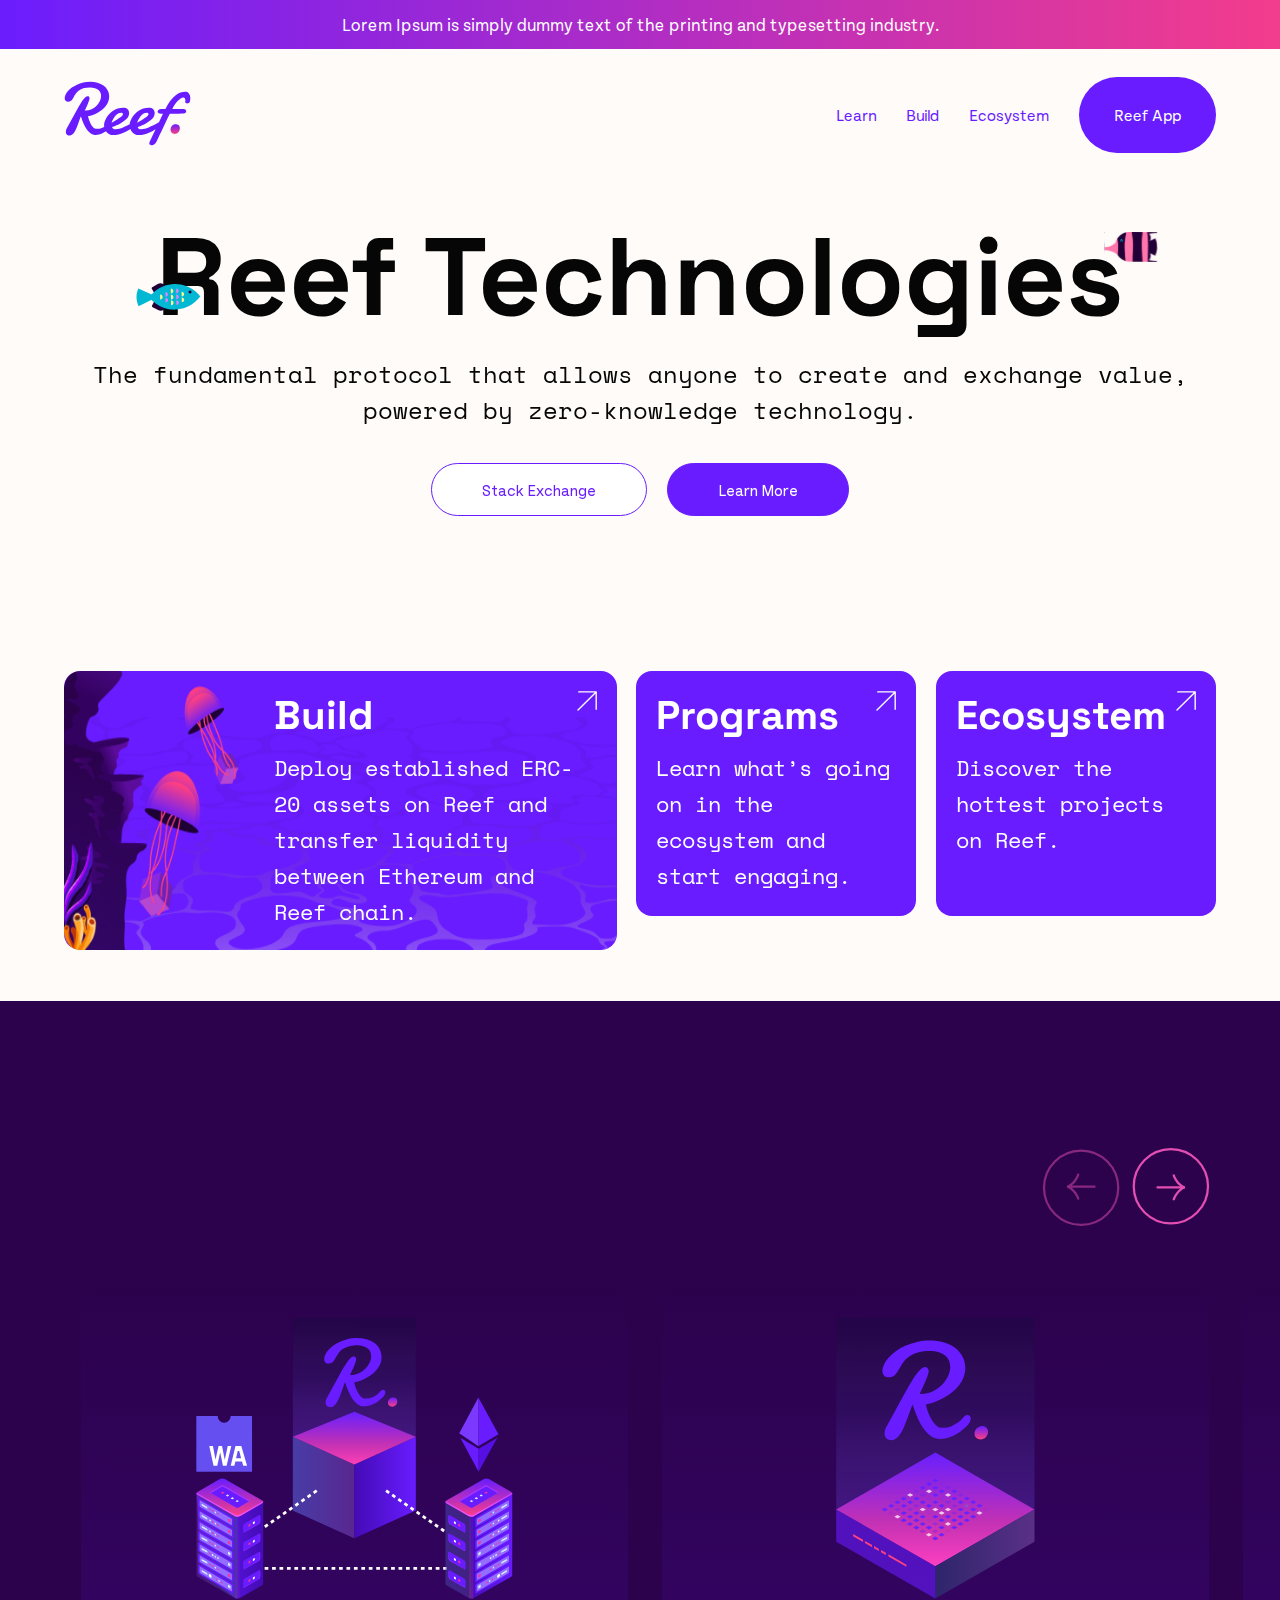
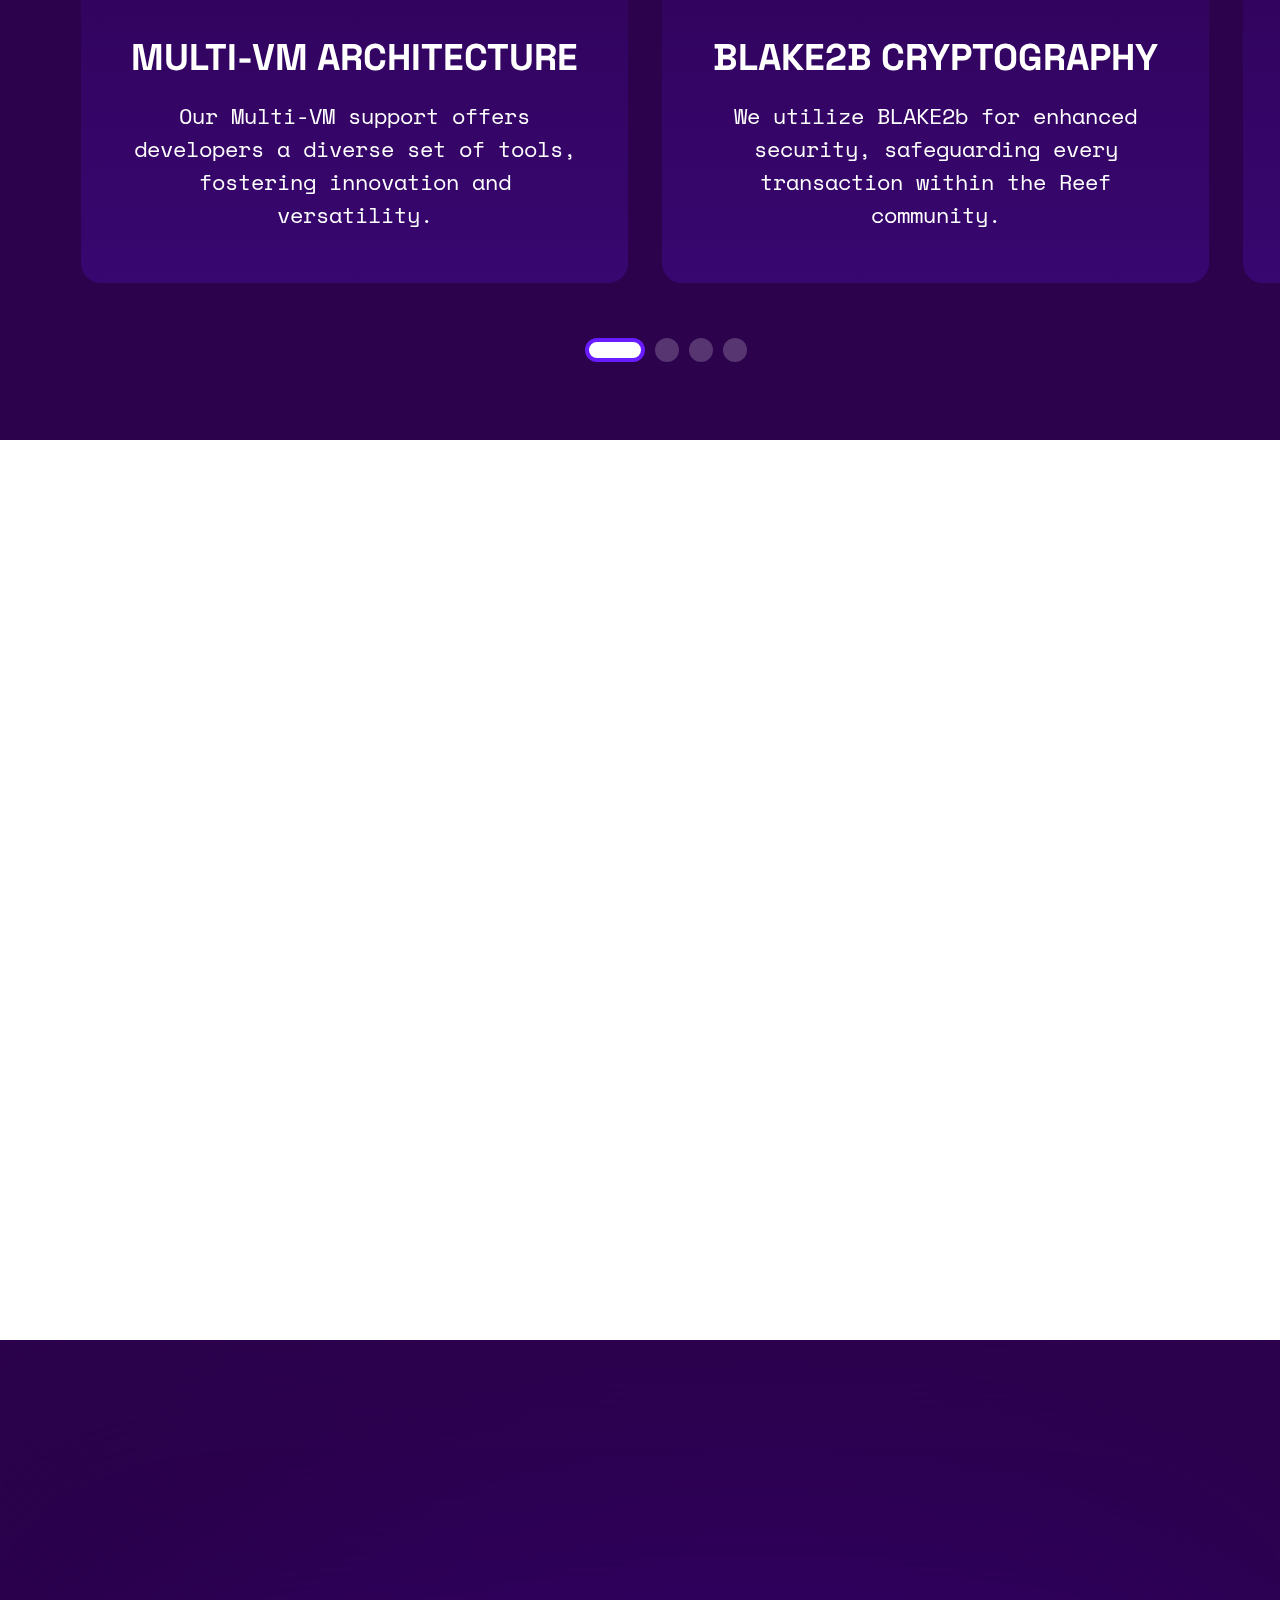
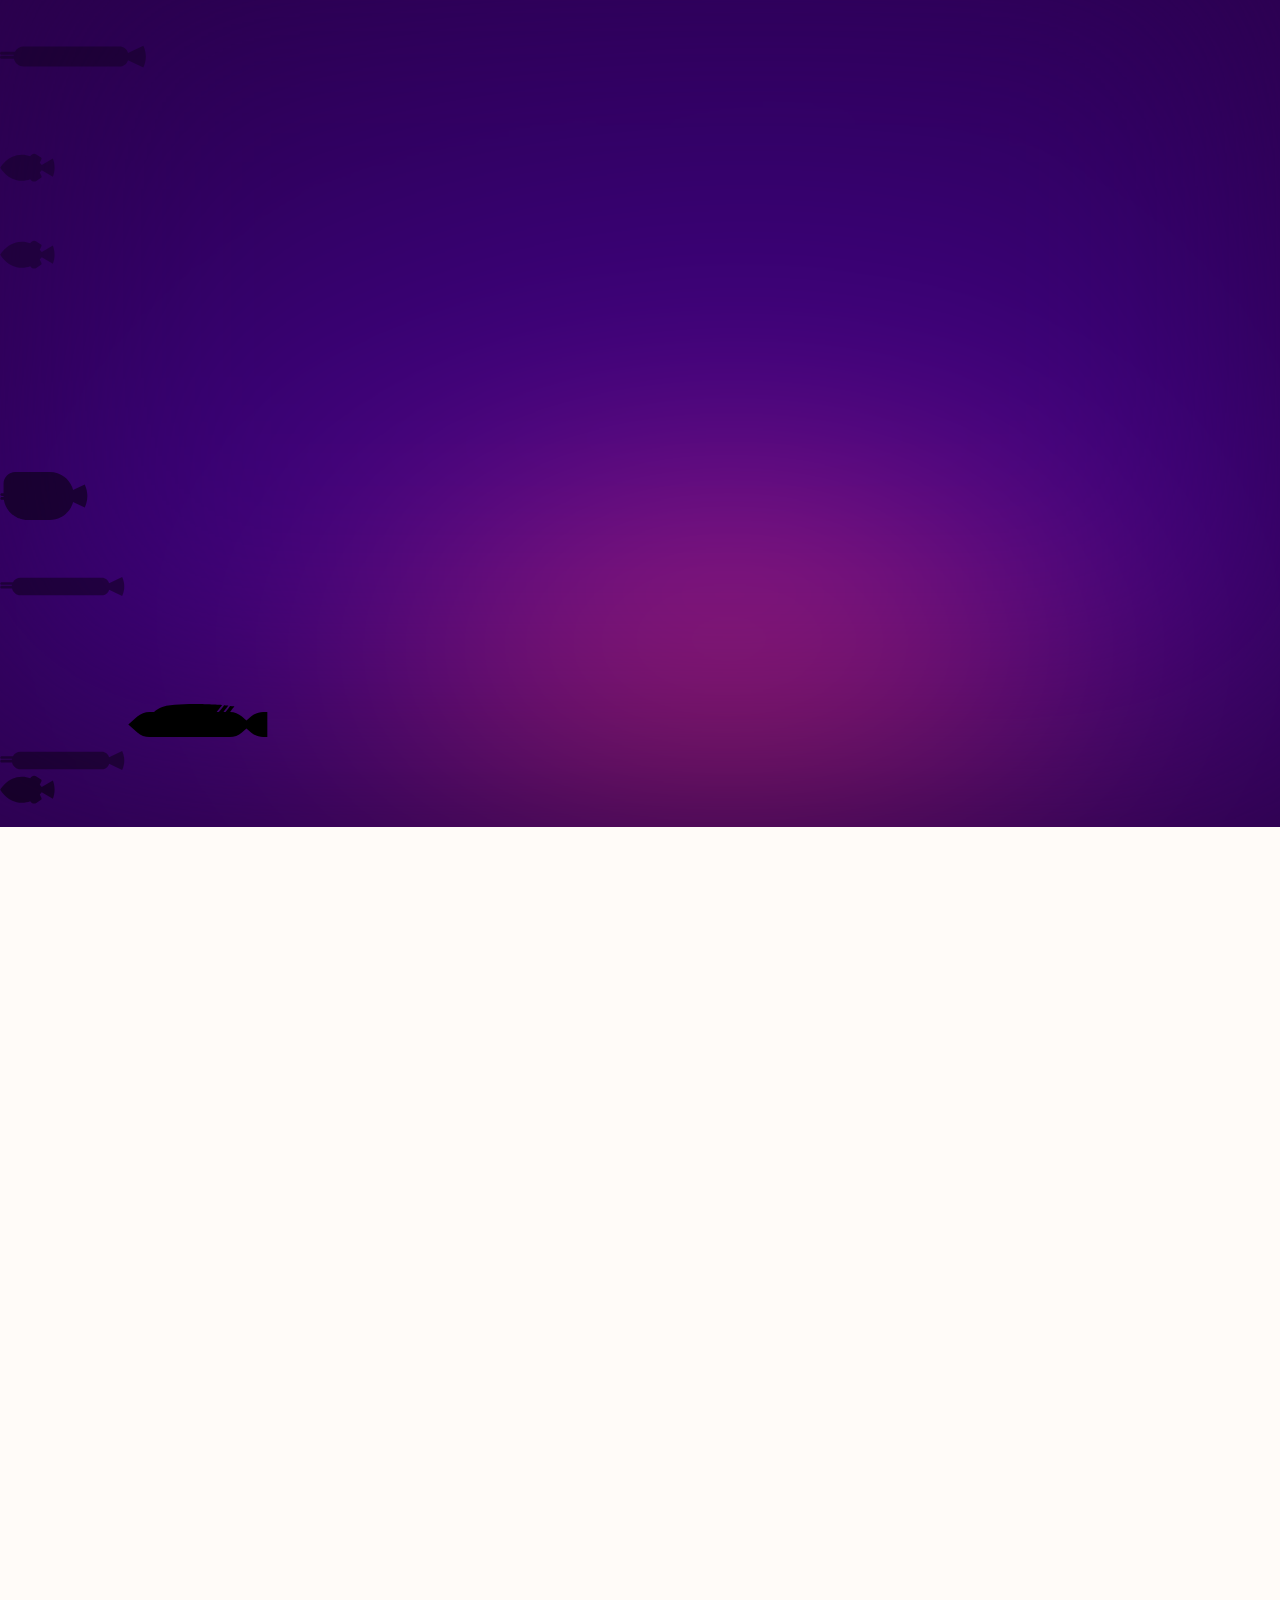
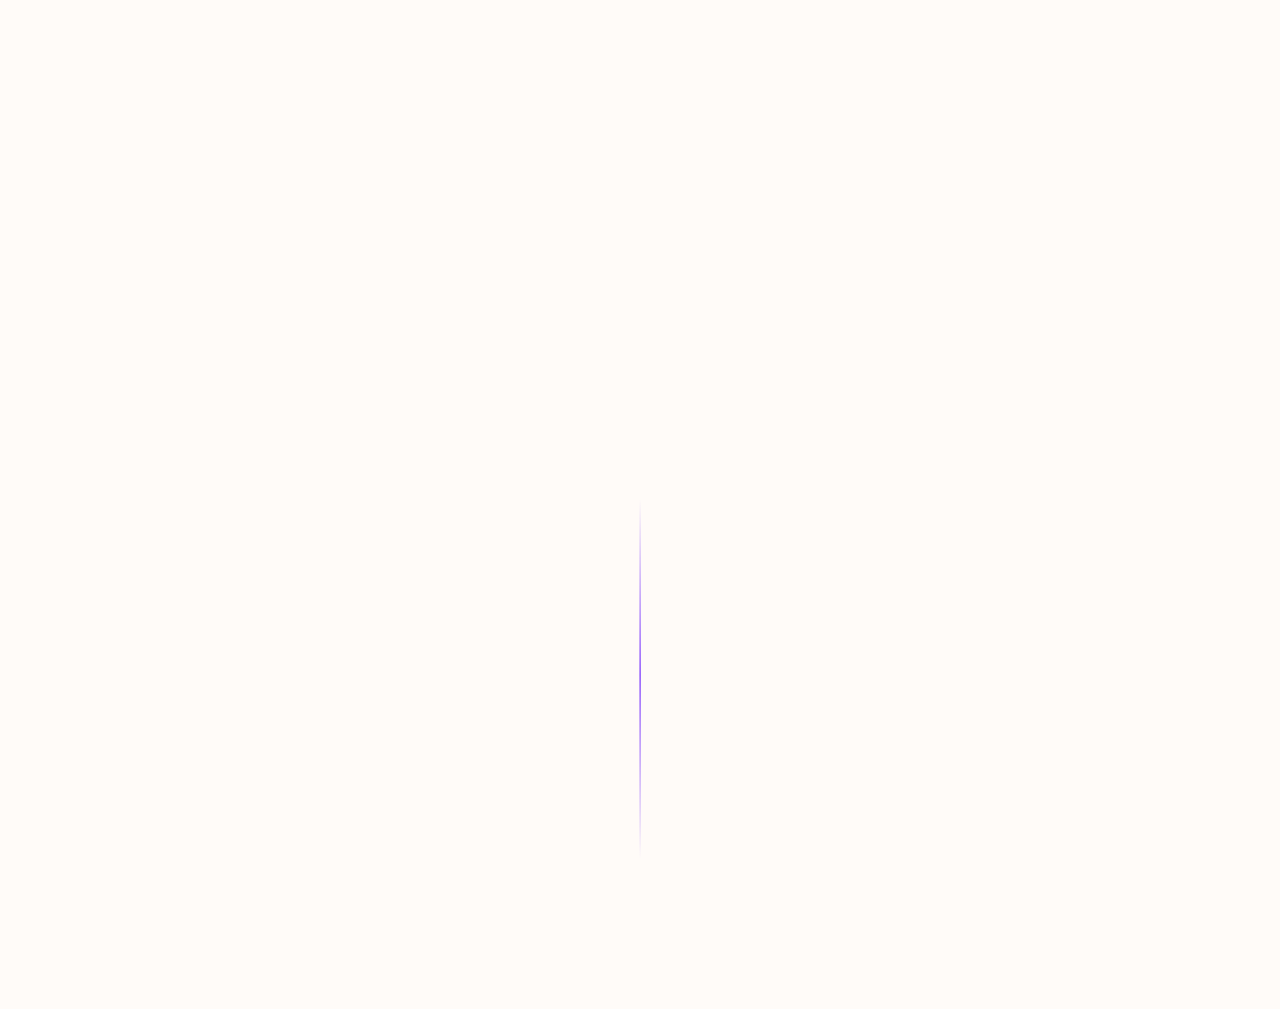
<file: index.html>
<!DOCTYPE html>
<html lang="en">
<head>
    <meta charset="UTF-8">
    <meta name="viewport" content="width=device-width, initial-scale=1.0">
    <title>Reef Technologies</title>

    <link data-n-head="ssr" rel="apple-touch-icon" type="image/png" sizes="180x180" href="images/favicons/apple-touch-icon.png" />
    <link data-n-head="ssr" rel="icon" type="image/png" sizes="32x32" href="images/favicons/favicon-32x32.png" />
    <link data-n-head="ssr" rel="icon" type="image/png" sizes="16x16" href="images/favicons/favicon-16x16.png" />
    <link data-n-head="ssr" rel="manifest" href="images/favicons/site.webmanifest" />
    <link data-n-head="ssr" rel="mask-icon" color="#681cff" href="images/favicons/safari-pinned-tab.svg" />
    <link rel="preconnect" href="https://fonts.googleapis.com">
    <link rel="preconnect" href="https://fonts.gstatic.com" crossorigin>
    <link href="https://fonts.googleapis.com/css2?family=Space+Mono&display=swap" rel="stylesheet">
    <link href="https://fonts.googleapis.com/css2?family=Sofia+Sans+Condensed:ital,wght@0,1;0,100;0,200;0,300;0,400;0,500;0,600;0,700;0,800;0,900;0,1000;1,1;1,100;1,200;1,300;1,400;1,500;1,600;1,700;1,800;1,900;1,1000&family=Sofia+Sans:ital,wght@0,1;0,100;0,200;0,300;0,400;0,500;0,600;1,1;1,100;1,200;1,300;1,400;1,500;1,600&display=swap" rel="stylesheet">
    <link href="css/reset.css" rel="stylesheet"/>
    <link href="css/aos.css" rel="stylesheet"/>
    <link href="css/slick-theme.css" rel="stylesheet"/>
    <link href="css/slick.css" rel="stylesheet"/>
    <link href="css/style.css" rel="stylesheet"/>
    <link href="css/responsive.css" rel="stylesheet"/>
    <link href="https://db.onlinewebfonts.com/c/41860a18c3193b88ecb63a62659ebc36?family=FONTSPRING+DEMO+-+Astrid+Grotesk+Lt" rel="stylesheet">
</head>
<body>
    <div class="wrapper">
        
        <header class="header-main">
            <div class="top-bar">
                <p>Lorem Ipsum is simply dummy text of the printing and typesetting industry.</p>
            </div>
            <div class="container">
                <div class="flex-head">
                    <div class="logo">
                        <a href="index.html">
                            <img src="images/logo.svg" alt="" class="logo-img">
                        </a>
                    </div>
                    <div class="top-menu">
                        <div class="menu-btn">
                            <div class="bar1"></div>
                            <div class="bar2"></div>
                            <div class="bar3"></div>
                        </div>
                        <nav class="nav-top">
                            <ul>                                       
                                <li><a href="#">Learn</a></li>
                                <li><a href="build.html">Build</a></li>
                                <li><a href="#">Ecosystem</a></li>
                                <li class="btn-link"><a href="#">Reef App</a></li>
                            </ul>
                        </nav>
                    </div>
                </div>
            </div>
        </header>

        <main>
            <div class="banner">
                <div class="container">
                    <div class="banner-caption">
                        <h1 data-aos="fade-up" data-aos-offset="200" data-aos-easing="ease-in-sine">Reef Technologies</h1>
                        <p data-aos="fade-up" data-aos-offset="200" data-aos-easing="ease-in-sine">The fundamental protocol that allows anyone to create and exchange value, <br> powered by zero-knowledge technology.</p>
                        <div class="btn-list" data-aos="fade-up" data-aos-offset="200" data-aos-easing="ease-in-sine">
                            <a href="#" class="btn-sm btn1">Stack Exchange</a>
                            <a href="#" class="btn-sm btn2">Learn More</a>
                        </div>
                    </div>
                </div>
            </div>

            <div class="about-reef">
                <div class="container">
                    <div class="abt-reef-list">
                        <div class="abt-itm" data-aos="flip-up">
                            <a href="https://medium.com/@shreya.gupta13606/beginner-friendly-guide-how-to-build-your-first-reef-token-2ed703bbc0ce" class="itm-sub" target="_blank">
                                <h4>Build</h4>
                                <p>Deploy established ERC-20 assets on Reef and transfer liquidity between Ethereum and Reef chain.</p>
                            </a>
                        </div>
                        <div class="abt-itm" data-aos="flip-up">
                            <a href="#" class="itm-sub" target="_blank">
                                <h4>Programs</h4>
                                <p>Learn what’s going on in the ecosystem and start engaging.</p>
                            </a>
                        </div>
                        <div class="abt-itm" data-aos="flip-up">
                            <a href="https://reef.thedapplist.com/" class="itm-sub" target="_blank">
                                <h4>Ecosystem</h4>
                                <p>Discover the hottest projects on Reef.</p>
                            </a>
                        </div>
                    </div>
                </div>
            </div>

            
            <div class="our-features">
                <div class="container">
                    <div class="head-ttl" data-aos="fade-up">
                        <h3>Features</h3>
                        <p>Learn from tutorials and guides from across the greater Reef ecosystem.</p>
                    </div>
                    <div class="wrap-features">
                        <div class="btn-wrap">
                            <button class="btn-sm prev-btn">
                                <img src="./images/slider-arrow.svg" >
                            </button>
                            <button class="btn-sm next-btn">
                                <img src="./images/slider-arrow.svg" >
                            </button>
                        </div>
                        <div class="Marquee-content">
                            <div class="box-item">
                                <a href="https://x.com/Reef_Chain/status/1721771940564922841?s=20" class="box-item-inner" target="_blank">
                                    <img src="images/multi-vm.svg" class="ico-img" />
                                    <h4>Multi-VM Architecture</h4>
                                    <p>Our Multi-VM support offers developers a diverse set of tools, fostering innovation and versatility.</p>
                                </a>
                            </div>
                            <div class="box-item">
                                <a href="https://x.com/Reef_Chain/status/1712904293404364886?s=20" class="box-item-inner" target="_blank">
                                    <img src="images/blake2b.svg" class="ico-img" />
                                    <h4>BLAKE2b Cryptography</h4>
                                    <p>We utilize BLAKE2b for enhanced security, safeguarding every transaction within the Reef community.</p>
                                </a>
                            </div>
                            <div class="box-item">
                                <a href="https://x.com/Reef_Chain/status/1688559123473002496?s=20" class="box-item-inner" target="_blank">
                                    <img src="images/npos.svg" class="ico-img" />
                                    <h4>NPoS Consensus</h4>
                                    <p>Reef's NPoS ensures a democratic network security, allowing token holders to nominate trusted validators.</p>
                                </a>
                            </div>
                            <div class="box-item">
                                <a href="https://twitter.com/Reef_Chain/status/1691426040747585536" class="box-item-inner" target="_blank">
                                    <img src="images/self-upgrade.svg" class="ico-img" />
                                    <h4>Self-Upgradibility</h4>
                                    <p>Reef's smart contracts can self-upgrade, ensuring continuous improvements without disruption.</p>
                                </a>
                            </div>
                        </div>
                    </div>
                </div>
            </div>


    

            <div class="work-programs">
                <div class="container">
                    <div class="head-ttl" data-aos="fade-up">
                        <h3>Programs</h3>
                        <p>Learn from tutorials and guides from across the greater Reef ecosystem.</p>
                    </div>
                    <div class="programs-list">
                        <div class="prg-itm" data-aos="fade-up">
                            <div class="img-prnt">
                                <img src="images/logo.svg">
                            </div>
                            <div class="des-prnt">
                                <h5>Reef Lab’s 10M Accelerator Program</h5>
                                <a href="https://accelerator.reef.io/" class="btn-ln" target="_blank">Learn More</a>
                            </div>
                        </div>
                        <div class="prg-itm" data-aos="fade-up">
                            <div class="img-prnt">
                                <img src="images/logo.svg">
                            </div>
                            <div class="des-prnt">
                                <h5>Reef Decentralized Club</h5>
                                <a href="https://blog.reef.io/introducing-reef-dc-the-ultimate-club-catalyzing-development-in-the-reef-ecosystem/" class="btn-ln" target="_blank">Learn More</a>
                            </div>
                        </div>
                    </div>
                </div>   
            </div>
            <div class="activity-metrics">
                <span class="fish1-bg">
                    <img src="images/fish-bg1.svg">
                </span>
                <span class="fish1-bg2">
                    <img src="images/fish-bg2.svg">
                </span>
                <span class="fish1-bg3">
                    <img src="images/fish-bg3.svg">
                </span>
                <span class="fish1-bg4">
                    <img src="images/fish-bg4.svg">
                </span>
                <span class="fish1-bg5">
                    <img src="images/fish-bg5.svg">
                </span>
                <span class="fish1-bg6">
                    <img src="images/fish-bg2.svg">
                </span>
                <span class="fish1-bg7">
                    <img src="images/fish-bg2.svg">
                </span>
                <span class="fish1-bg8">
                    <img src="images/fish-bg5.svg">
                </span>
                <div class="container">
                    <div class="head-ttl" data-aos="fade-up">
                        <h3>Activity Metrics</h3>
                        <p>Track real-time engagement and growth metrics that showcase the vibrancy of the Reef developer community.</p>
                    </div>
                    <div class="metrics-list">
                        <div class="metrics-itm" data-aos="flip-up">
                            <div class="img-prnt">
                                <img src="images/smart-contracts.svg">
                            </div>
                            <div class="des-prnt">
                                <h3>763</h3>
                                <p>Smart Contracts Deployed</p>
                            </div>
                        </div>
                        <div class="metrics-itm" data-aos="flip-up">
                            <div class="img-prnt">
                                <img src="images/monthly-active.svg">
                            </div>
                            <div class="des-prnt">
                                <h3>500</h3>
                                <p>Monthly Active Developers</p>
                            </div>
                        </div>
                        <div class="metrics-itm" data-aos="flip-up">
                            <div class="img-prnt">
                                <img src="images/dapp.svg">
                            </div>
                            <div class="des-prnt">
                                <h3>36</h3>
                                <p>DApps Active</p>
                            </div>
                        </div>
                        <div class="metrics-itm" data-aos="flip-up">
                            <div class="img-prnt">
                                <img src="images/daily-trans.svg">
                            </div>
                            <div class="des-prnt">
                                <h3>87,965</h3>
                                <p>Daily Transactions</p>
                            </div>
                        </div>
                    </div>
                </div>   
            </div>

            <div class="events-news events-news-home">
                <div class="container">
                    <div class="head-ttl" data-aos="fade-up">
                        <h3>Events and News</h3>
                        <a href="#" class="view-al">View All</a>
                    </div>
                    <div class="events-slider" data-aos="fade-up">
                        <div class="">
                            <a href="https://blog.reef.io/reef-ecosystem-updates-from-nft-tracking-to-web-app-enhancements-more/" class="slider-news" target="_blank">
                                <div class="news-img">
                                    <img src="images/news-banner.png">
                                </div>
                                <div class="news-des">  
                                    <h5>Nov 7, 2023</h5>
                                    <p>Reef Ecosystem Updates: From NFT Tracking to Web App Enhancements & More</p>
                                </div>
                            </a>
                        </div>
                        <div class="">
                            <a href="https://blog.reef.io/reef-october-2023-recap/" class="slider-news" target="_blank">
                                <div class="news-img">
                                    <img src="images/news-banner.png">
                                </div>
                                <div class="news-des">  
                                    <h5>Nov 3, 2023</h5>
                                    <p>Reef October 2023 Recap!</p>
                                </div>
                            </a>
                        </div>
                        <div class="">
                            <a href="https://blog.reef.io/dive-deep-to-explore-reef-chains-role-in-unlocking-the-potential-real-world-assets-rwa/" class="slider-news" target="_blank">
                                <div class="news-img">
                                    <img src="images/news-banner.png">
                                </div>
                                <div class="news-des">  
                                    <h5>Oct 19, 2023</h5>
                                    <p>Dive Deep to Explore Reef Chain's Role in Unlocking the Potential Real World Assets (RWA)</p>
                                </div>
                            </a>
                        </div>
                        <div class="">
                            <a href="https://blog.reef.io/reef-september-2023-recap/" class="slider-news" target="_blank">
                                <div class="news-img">
                                    <img src="images/news-banner.png">
                                </div>
                                <div class="news-des">  
                                    <h5>Oct 5, 2023</h5>
                                    <p>Reef September 2023 Recap</p>
                                </div>
                            </a>
                        </div>
                        <div class="">
                            <a href="https://blog.reef.io/unlocking-the-power-of-over-1400-assets-the-stealthex-and-reef-chain-partnership/" class="slider-news" target="_blank">
                                <div class="news-img">
                                    <img src="images/news-banner.png">
                                </div>
                                <div class="news-des">  
                                    <h5>Oct 3, 2023</h5>
                                    <p>Unlocking the Power of Over 1400 Assets: The StealthEX and Reef Chain Partnership</p>
                                </div>
                            </a>
                        </div>
                        <div class="">
                            <a href="https://blog.reef.io/wowtalkies-is-bringing-its-fan-engagement-platform-to-reef-to-empower-fan-communities-globally/" class="slider-news" target="_blank">
                                <div class="news-img">
                                    <img src="images/news-banner.png">
                                </div>
                                <div class="news-des">  
                                    <h5>Sep 25, 2023</h5>
                                    <p>wowTalkies is bringing its Fan Engagement Platform to Reef to Empower Fan Communities Globally!</p>
                                </div>
                            </a>
                        </div>
                    </div>
                </div>
            </div>

            
        </main>

        <footer>
            <div class="main-footer">
                <div class="container">
                    <div class="footer-wrap" data-aos="fade-up">
                        <h2>Join the <br>
                            ecosystem</h2>
                    </div>
                    <div class="footer-flex">
                        <div class="flex-inner" data-aos="fade-right">
                            <h3>Stay <br>connected with Devletter</h3>
                            <p>Subscribe to our newsletter for a weekly digest of all things Reef – from technical updates to community stories.</p>
                            <form class="form">
                                <input type="text" placeholder="Enter Email" class="fot-form-filed" />
                                <button type="submit" class="foot-form-btn">
                                    <img src="images/form-btn.svg" class="btn-img">
                                </button>
                            </form>
                        </div>
                        <div class="flex-inner" data-aos="fade-left">
                            <h3>Join <br>ReefDC</h3>
                            <p>Become a part of the Reef Developer Community. Collaborate, innovate, and contribute to the next wave of DeFi applications on the Reef platform.</p>
                            <a href="https://twitter.com/reef_chain" class="reef-btn" target="_blank">
                                <img src="images/x-reef-chain.svg" class="btn-img">
                            </a>
                        </div>
                    </div>
                </div>
                
            </div>
        </footer>

    </div>

    

<script src='js/jquery-2.2.4.min.js'></script>
<script src='js/aos.js'></script>
<script>
    AOS.init({
        duration: 1200,
        once: true,
    })
</script>
<script src='js/slick.min.js'></script>
<script src='js/custom.js'></script>

</body>
</html>
</file>
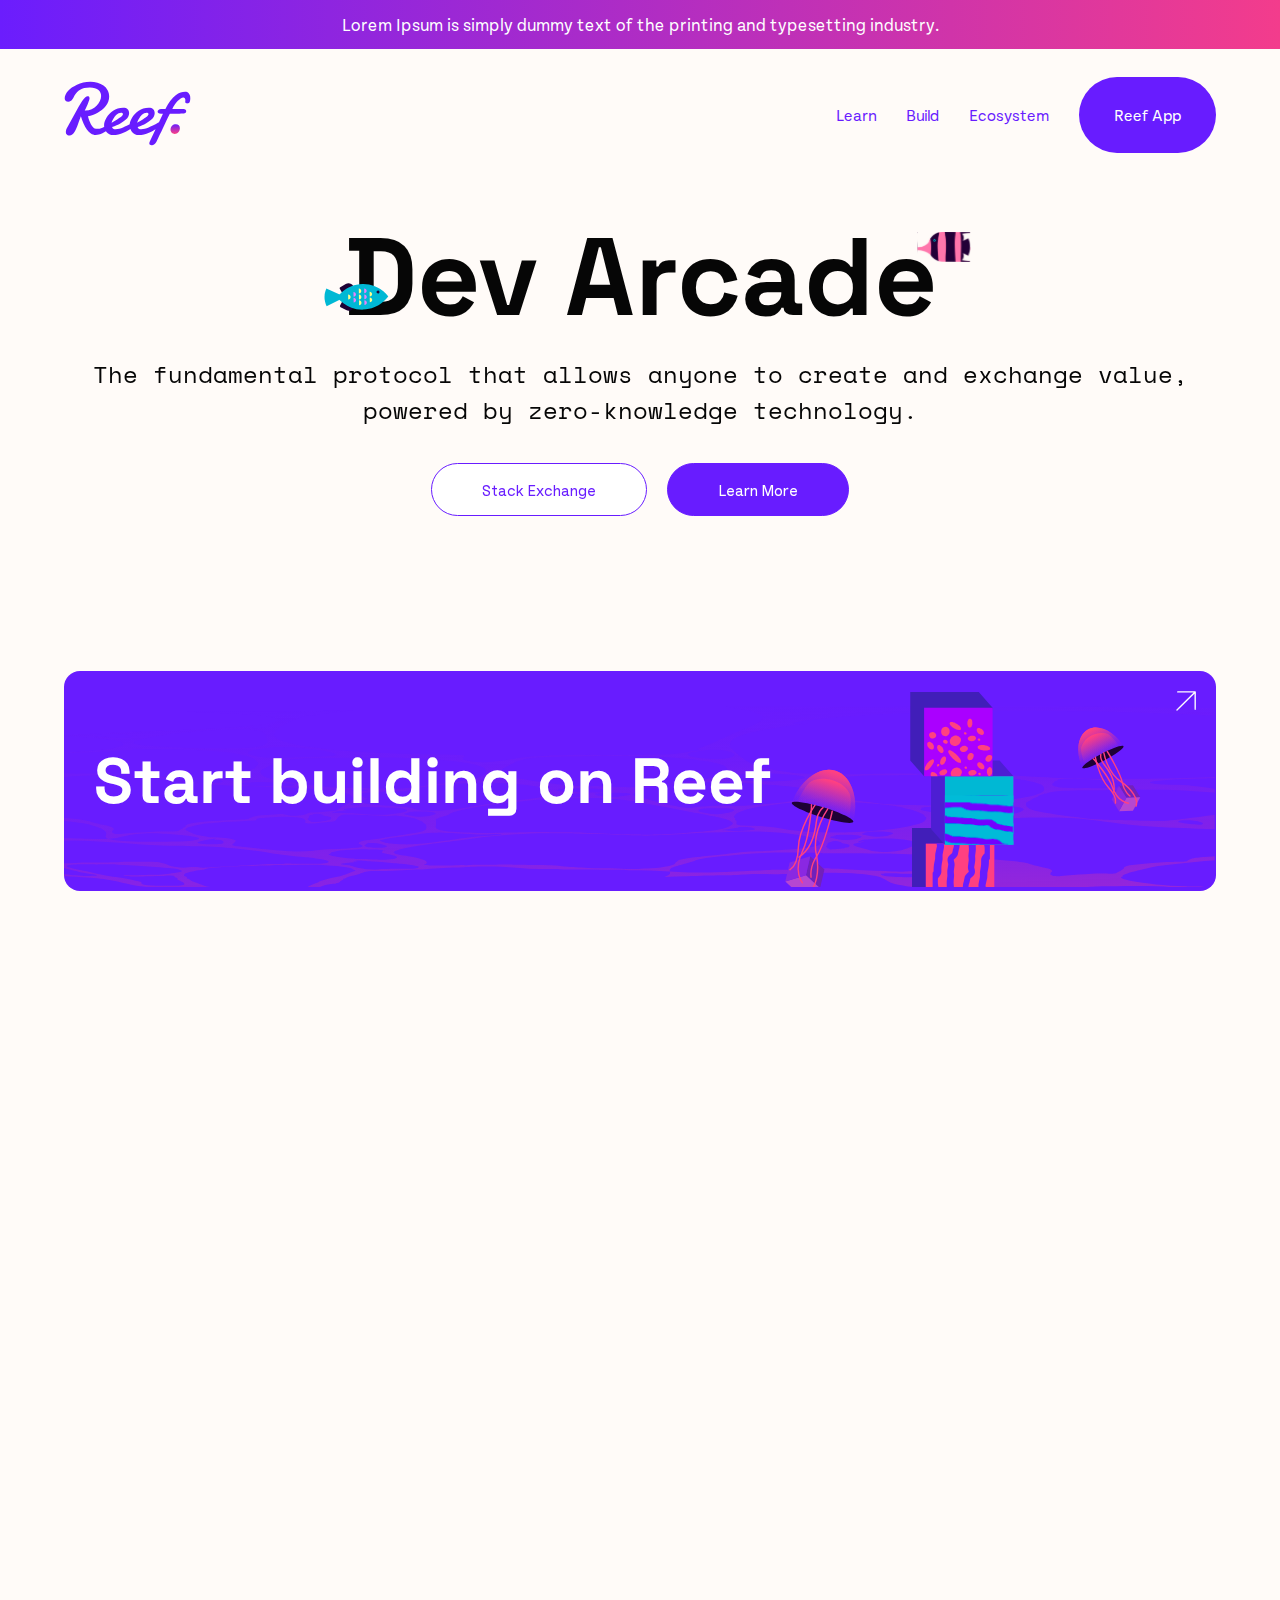
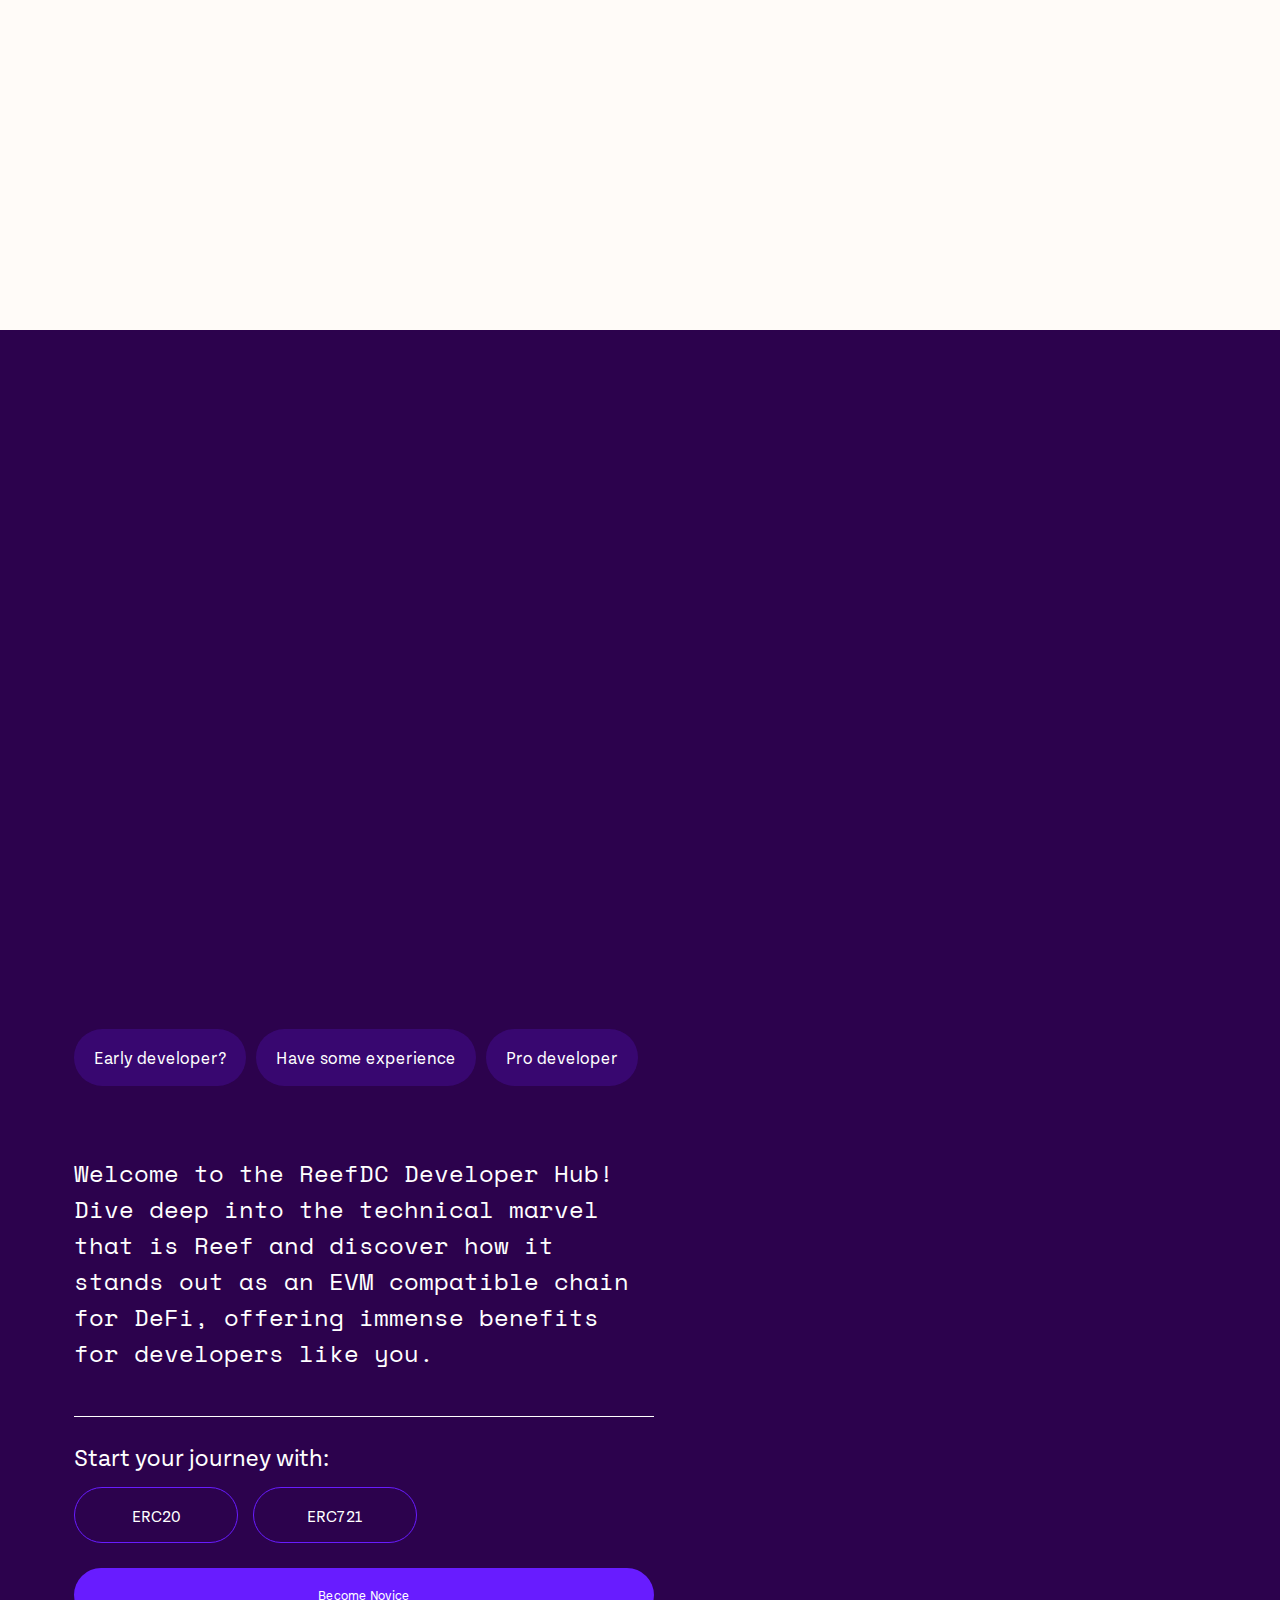
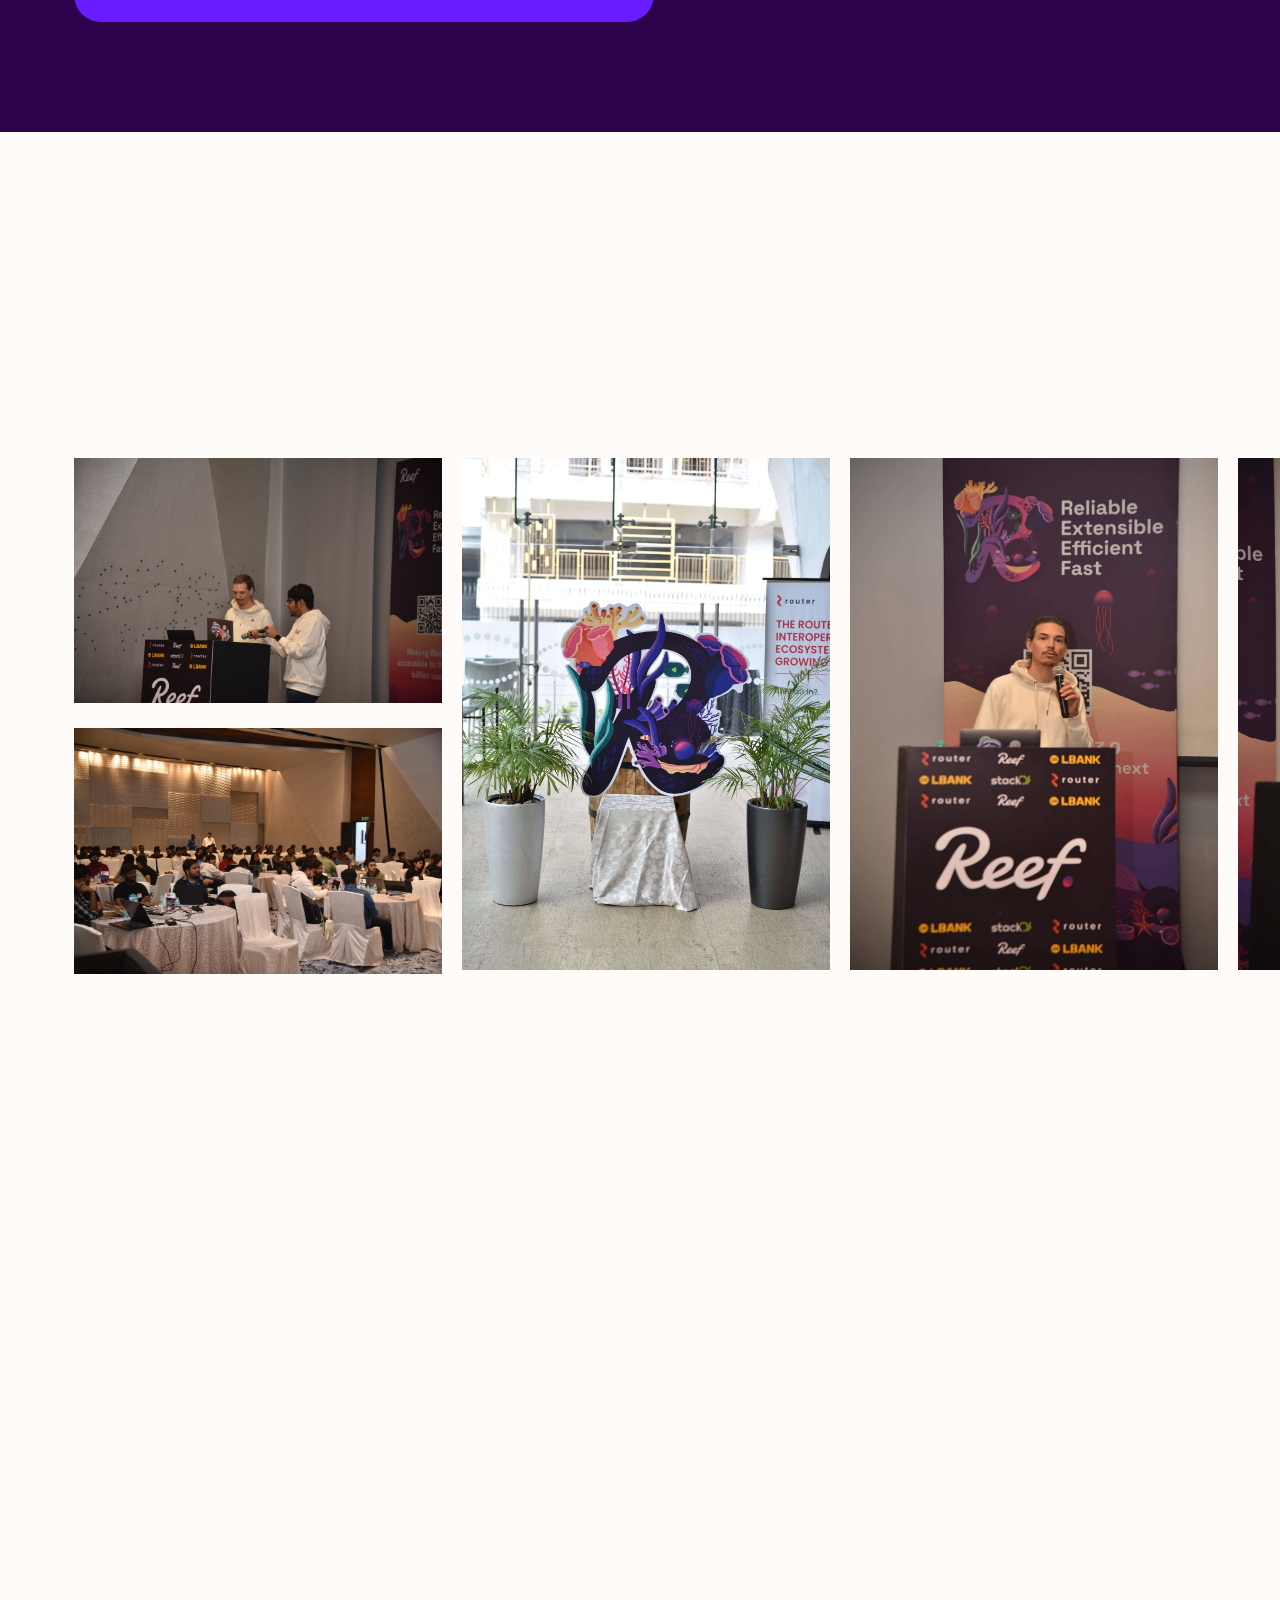
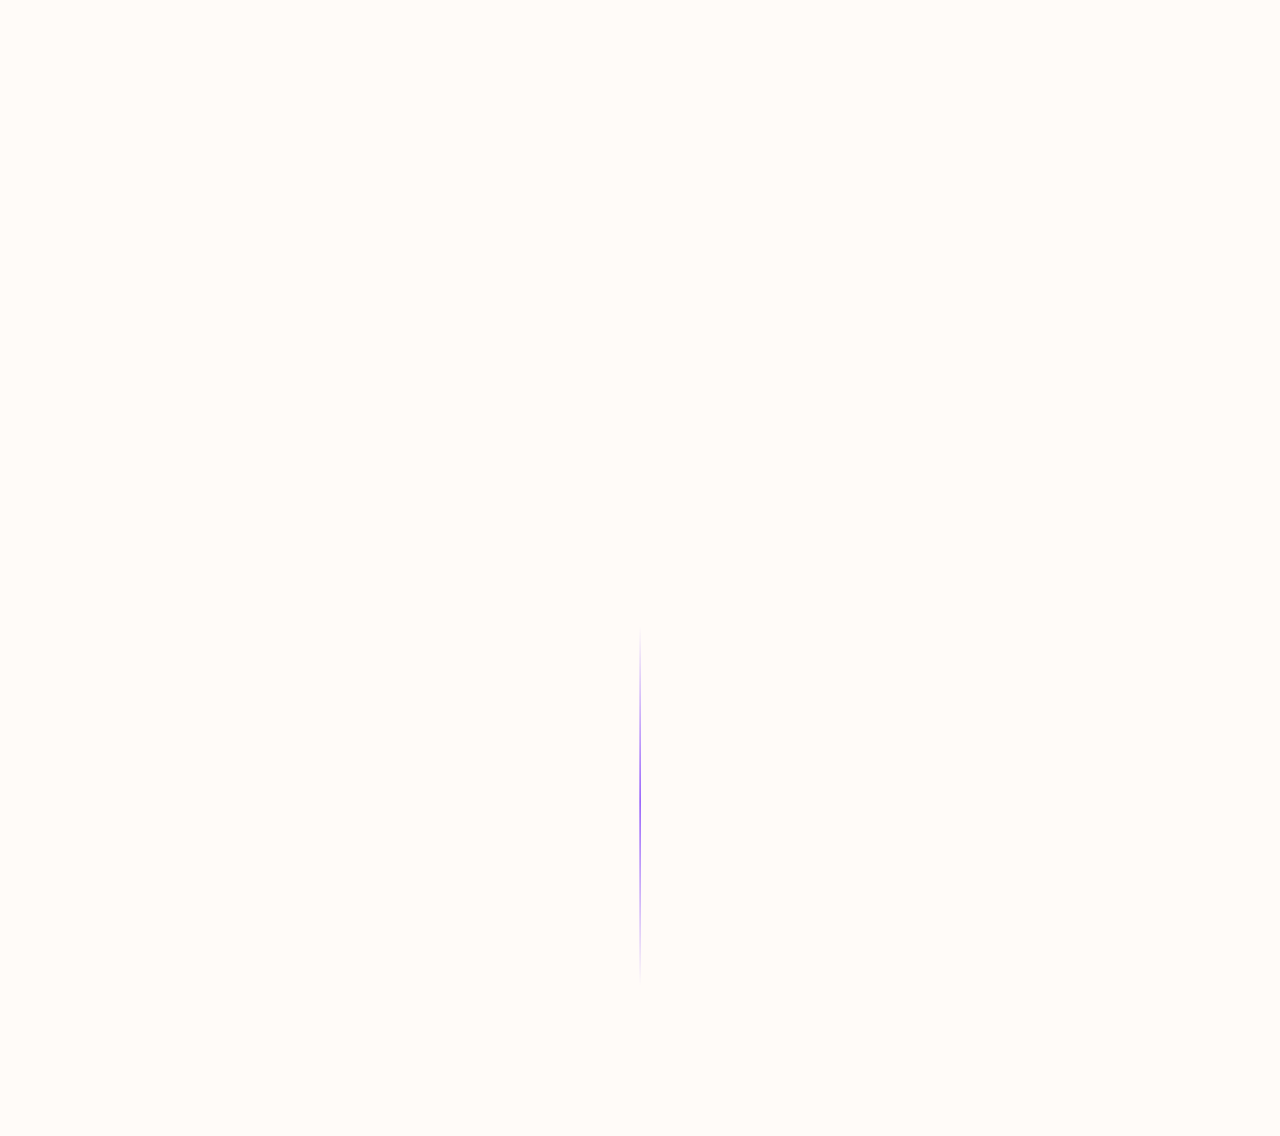
<file: build.html>
<!DOCTYPE html>
<html lang="en">
<head>
    <meta charset="UTF-8">
    <meta name="viewport" content="width=device-width, initial-scale=1.0">
    <title>Reef Technologies</title>

    <link data-n-head="ssr" rel="apple-touch-icon" type="image/png" sizes="180x180" href="images/favicons/apple-touch-icon.png" />
    <link data-n-head="ssr" rel="icon" type="image/png" sizes="32x32" href="images/favicons/favicon-32x32.png" />
    <link data-n-head="ssr" rel="icon" type="image/png" sizes="16x16" href="images/favicons/favicon-16x16.png" />
    <link data-n-head="ssr" rel="manifest" href="images/favicons/site.webmanifest" />
    <link data-n-head="ssr" rel="mask-icon" color="#681cff" href="images/favicons/safari-pinned-tab.svg" />
    <link rel="preconnect" href="https://fonts.googleapis.com">
    <link rel="preconnect" href="https://fonts.gstatic.com" crossorigin>
    <link href="https://fonts.googleapis.com/css2?family=Sofia+Sans+Condensed:ital,wght@0,1;0,100;0,200;0,300;0,400;0,500;0,600;0,700;0,800;0,900;0,1000;1,1;1,100;1,200;1,300;1,400;1,500;1,600;1,700;1,800;1,900;1,1000&family=Sofia+Sans:ital,wght@0,1;0,100;0,200;0,300;0,400;0,500;0,600;1,1;1,100;1,200;1,300;1,400;1,500;1,600&display=swap" rel="stylesheet">
    <link href="https://fonts.googleapis.com/css2?family=Space+Mono&display=swap" rel="stylesheet">
    <link href="css/reset.css" rel="stylesheet"/>
    <link href="css/aos.css" rel="stylesheet"/>
    <link href="css/slick-theme.css" rel="stylesheet"/>
    <link href="css/slick.css" rel="stylesheet"/>
    <link href="css/style.css" rel="stylesheet"/>
    <link href="css/responsive.css" rel="stylesheet"/>
    <link href="https://db.onlinewebfonts.com/c/41860a18c3193b88ecb63a62659ebc36?family=FONTSPRING+DEMO+-+Astrid+Grotesk+Lt" rel="stylesheet">
</head>
<body>
    <div class="wrapper">
        
        <header class="header-main">
            <div class="top-bar">
                <p>Lorem Ipsum is simply dummy text of the printing and typesetting industry.</p>
            </div>
            <div class="container">
                <div class="flex-head">
                    <div class="logo">
                        <a href="index.html">
                            <img src="images/logo.svg" alt="" class="logo-img">
                        </a>
                    </div>
                    <div class="top-menu">
                        <div class="menu-btn">
                            <div class="bar1"></div>
                            <div class="bar2"></div>
                            <div class="bar3"></div>
                        </div>
                        <nav class="nav-top">
                            <ul>                                       
                                <li><a href="#">Learn</a></li>
                                <li><a href="build.html">Build</a></li>
                                <li><a href="#">Ecosystem</a></li>
                                <li class="btn-link"><a href="#">Reef App</a></li>
                            </ul>
                        </nav>
                    </div>
                </div>
            </div>
        </header>

        <main>
            <div class="banner">
                <div class="container">
                    <div class="banner-caption">
                        <h1 data-aos="fade-up" data-aos-offset="200" data-aos-easing="ease-in-sine">Dev Arcade</h1>
                        <p data-aos="fade-up" data-aos-offset="200" data-aos-easing="ease-in-sine">The fundamental protocol that allows anyone to create and exchange value, <br> powered by zero-knowledge technology.</p>
                        <div class="btn-list" data-aos="fade-up" data-aos-offset="200" data-aos-easing="ease-in-sine">
                            <a href="#" class="btn-sm btn1">Stack Exchange</a>
                            <a href="#" class="btn-sm btn2">Learn More</a>
                        </div>
                    </div>
                </div>
            </div>

            <div class="about-reef ">
                <div class="container">
                    <div class="abt-reef-list">
                        <div class="abt-itm abt-itm-ls" data-aos="flip-up">
                            <a href="https://github.com/reef-chain" class="itm-sub" target="_blank">
                                <h4>Start building on Reef</h4>
                                <img src="images/arc-img1.svg" class="img-rc">
                            </a>
                        </div>
                        <div class="abt-itm abt-itm-ls" data-aos="flip-up">
                            <a href="https://youtube.com/playlist?list=PLkhTawnkvgfh0A86p_B4bFrF2_Gy6dnsz&si=EUoRNM3qDuMo-RSz" class="itm-sub" target="_blank">
                                <h4>Reef <br>Explorers Series</h4>
                                <img src="images/arc-img2.svg" class="img-rc">
                            </a>
                        </div>
                        <div class="abt-itm abt-itm-ls" data-aos="flip-up">
                            <a href="https://docs.reef.io/" class="itm-sub" target="_blank">
                                <h4>Reef<br>
                                    Developer Documentation</h4>
                                    <img src="images/arc-img3.svg" class="img-rc">
                            </a>
                        </div>
                        <div class="abt-itm abt-itm-ls" data-aos="flip-up">
                            <a href="#" class="itm-sub" target="_blank">
                                <h4>Reef <br>Developer Resources</h4>
                                <img src="images/arc-img4.svg" class="img-rc">
                            </a>
                        </div>
                        <div class="abt-itm abt-itm-ls" data-aos="flip-up">
                            <a href="#" class="itm-sub" target="_blank">
                                <h4>Reef <br> Developer Guide</h4>
                                <img src="images/arc-img5.svg" class="img-rc">
                            </a>
                        </div>
                        <div class="abt-itm abt-itm-ls" data-aos="flip-up">
                            <a href="https://youtube.com/playlist?list=PLkhTawnkvgfiHb7wIM932vp73V4Y2Sjfh&feature=shared" class="itm-sub" target="_blank">
                                <h4>Reef <br>Academy</h4>
                                <img src="images/arc-img6.svg" class="img-rc">
                            </a>
                        </div>
                        <div class="abt-itm abt-itm-ls" data-aos="flip-up">
                            <a href="#" class="itm-sub" target="_blank">
                                <h4>Reef Developer<br> Tools and Services</h4>
                                <img src="images/arc-img7.svg" class="img-rc">
                            </a>
                        </div>
                    </div>
                </div>
            </div>

            <div class="know-more">
                <div class="container">
                    <div class="kno-cont" data-aos="fade-up" data-aos-offset="200" data-aos-easing="ease-in-sine">
                        <img src="images/Reef-dc-logo.svg" class="logo-nw">
                        <p>Welcome to the ReefDC Developer Hub! Dive deep into the technical marvel that is Reef and discover how it stands out as an EVM compatible chain for DeFi, offering immense benefits for developers like you.</p>
                        <a href="#" target="_blank" class="view-al">Know More</a>
                    </div>
                </div>
            </div>

            <div class="devloper-exp-se">
                <div class="container">
                    <div class="wrap">
                        <div class="head-ttl" data-aos="fade-up">
                            <h3>Developers stages</h3>
                            <div class="demo-img">
                                <img src="images/fish-banner-svg.png">
                            </div>
                        </div>
                        <div class="dev-tabs">
                            <div class="tabs">
                                <ul id="tabs-nav">
                                  <li><a href="https://reef-labs.typeform.com/reef-dc" target="_blank">Early developer?</a></li>
                                  <li><a href="https://github.com/reef-chain/hardhat-reef-examples" target="_blank">Have some experience</a></li>
                                  <li><a href="">Pro developer</a></li>
                                </ul> <!-- END tabs-nav -->
                                <div id="tabs-content">
                                  <div id="tab1" class="tab-content">
                                    <p>Welcome to the ReefDC Developer Hub! Dive deep into the technical marvel that is Reef and discover how it stands out as an EVM compatible chain for DeFi, offering immense benefits for developers like you.</p>
                                    <div class="jour-sec">
                                        <h5>Start your journey with:</h5>
                                        <div class="form-list">
                                            <a href="https://medium.com/@shreya.gupta13606/beginner-friendly-guide-how-to-build-your-first-reef-token-2ed703bbc0ce" class="input1" target="_blank">ERC20</a>
                                            <a href="https://medium.com/@shreya.gupta13606/beginner-friendly-guide-how-to-build-your-first-reef-nft-token-e29ce95660fd" class="input1" target="_blank">ERC721</a>
                                        </div>
                                        <a href="https://reef-labs.typeform.com/reef-dc" class="btn-bec" target="_blank">Become Novice</a>
                                    </div>
                                  </div>
                                  
                                </div> <!-- END tabs-content -->
                              </div> <!-- END tabs -->
                        </div>
                    </div>
                </div>
            </div>

            <div class="community-highlights">
                <div class="container">
                    <div class="head-ttl" data-aos="fade-up">
                        <h3>Community Highlights</h3>
                        <p>Celebrate the spirit of the Reef community with a glimpse into moments that define us.</p>

                        <div class="btn-wrap">
                            <button class="btn-sm prev-btn">
                                <svg width="9" height="19" viewBox="0 0 9 19" fill="none" xmlns="http://www.w3.org/2000/svg">
                                    <path d="M8.00003 0.797815C7.81003 0.797815 7.62003 0.867815 7.47003 1.01781L0.950029 7.53781C-0.109971 8.59781 -0.109971 10.3378 0.950029 11.3978L7.47003 17.9178C7.76003 18.2078 8.24003 18.2078 8.53003 17.9178C8.82003 17.6278 8.82003 17.1478 8.53003 16.8578L2.01003 10.3378C1.53003 9.85781 1.53003 9.07781 2.01003 8.59781L8.53003 2.07782C8.82003 1.78782 8.82003 1.30782 8.53003 1.01781C8.38003 0.877815 8.19003 0.797815 8.00003 0.797815Z" fill="#681CFF"/>
                                    </svg>
                                    
                            </button>
                            <button class="btn-sm next-btn">
                                <svg width="9" height="19" viewBox="0 0 9 19" fill="none" xmlns="http://www.w3.org/2000/svg">
                                    <path d="M0.99997 0.797846C1.18997 0.797846 1.37997 0.867846 1.52997 1.01785L8.04997 7.53784C9.10997 8.59785 9.10997 10.3378 8.04997 11.3978L1.52997 17.9178C1.23997 18.2078 0.759971 18.2078 0.469971 17.9178C0.179971 17.6278 0.179971 17.1478 0.469971 16.8578L6.98997 10.3378C7.46997 9.85785 7.46997 9.07784 6.98997 8.59785L0.469971 2.07785C0.179971 1.78785 0.179971 1.30785 0.469971 1.01785C0.61997 0.877846 0.809971 0.797846 0.99997 0.797846Z" fill="white"/>
                                    </svg>
                                    
                            </button>
                        </div>
                    </div>
                    
                    <div class="highlights-slider">
                        <div class="">
                            <div class="img-wrap">
                                <img src="images/img3.jpeg">
                            </div>
                            <div class="img-wrap">
                                <img src="images/img2.jpeg">
                            </div>
                        </div>
                        <div class="">
                            <div class="img-wrap img-wrap-single">
                                <img src="images/img1.jpeg">
                            </div>
                        </div>
                        <div class="">
                            <div class="img-wrap img-wrap-single">
                                <img src="images/img4.jpg">
                            </div>
                        </div>
                        <div class="">
                            <div class="img-wrap img-wrap-single">
                                <img src="images/img5.jpeg">
                            </div>
                        </div>
                        <div class="">
                            <div class="img-wrap">
                                <img src="images/img6.jpeg">
                            </div>
                            <div class="img-wrap">
                                <img src="images/img7.jpeg">
                            </div>
                        </div>
                        <div class="">
                            <div class="img-wrap">
                                <img src="images/img8.jpeg">
                            </div>
                            <div class="img-wrap">
                                <img src="images/img9.jpeg">
                            </div>
                        </div>
                        <div class="">
                            <div class="img-wrap">
                                <img src="images/img10.jpeg">
                            </div>
                            <div class="img-wrap">
                                <img src="images/img11.jpeg">
                            </div>
                        </div>
                    </div>
                </div>
            </div>

            
            

            <div class="events-news">
                <div class="container">
                    <div class="head-ttl" data-aos="fade-up">
                        <h3>Developer Updates & Reports</h3>
                        <a href="https://blog.reef.io/" class="view-al" target="_blank">View All</a>
                    </div>
                    <div class="events-slider" data-aos="fade-up">
                        <div class="">
                            <a href="#" class="slider-news">
                                <div class="news-img">
                                    <img src="images/news-banner.png">
                                </div>
                                <div class="news-des">  
                                    <h5>Oct 3</h5>
                                    <p>Unlocking the Power of Over 1400 Assets: The StealthEX and Reef Chain</p>
                                </div>
                            </a>
                        </div>
                        <div class="">
                            <a href="#" class="slider-news">
                                <div class="news-img">
                                    <img src="images/news-banner.png">
                                </div>
                                <div class="news-des">  
                                    <h5>Oct 3</h5>
                                    <p>Unlocking the Power of Over 1400 Assets: The StealthEX and Reef Chain</p>
                                </div>
                            </a>
                        </div>
                        <div class="">
                            <a href="#" class="slider-news">
                                <div class="news-img">
                                    <img src="images/news-banner.png">
                                </div>
                                <div class="news-des">  
                                    <h5>Oct 3</h5>
                                    <p>Unlocking the Power of Over 1400 Assets: The StealthEX and Reef Chain</p>
                                </div>
                            </a>
                        </div>
                        <div class="">
                            <a href="#" class="slider-news">
                                <div class="news-img">
                                    <img src="images/news-banner.png">
                                </div>
                                <div class="news-des">  
                                    <h5>Oct 3</h5>
                                    <p>Unlocking the Power of Over 1400 Assets: The StealthEX and Reef Chain</p>
                                </div>
                            </a>
                        </div>
                        <div class="">
                            <a href="#" class="slider-news">
                                <div class="news-img">
                                    <img src="images/news-banner.png">
                                </div>
                                <div class="news-des">  
                                    <h5>Oct 3</h5>
                                    <p>Unlocking the Power of Over 1400 Assets: The StealthEX and Reef Chain</p>
                                </div>
                            </a>
                        </div>
                        <div class="">
                            <a href="#" class="slider-news">
                                <div class="news-img">
                                    <img src="images/news-banner.png">
                                </div>
                                <div class="news-des">  
                                    <h5>Oct 3</h5>
                                    <p>Unlocking the Power of Over 1400 Assets: The StealthEX and Reef Chain</p>
                                </div>
                            </a>
                        </div>
                        <div class="">
                            <a href="#" class="slider-news">
                                <div class="news-img">
                                    <img src="images/news-banner.png">
                                </div>
                                <div class="news-des">  
                                    <h5>Oct 3</h5>
                                    <p>Unlocking the Power of Over 1400 Assets: The StealthEX and Reef Chain</p>
                                </div>
                            </a>
                        </div>
                    </div>
                </div>
            </div>

            
        </main>

        <footer>
            <div class="main-footer">
                <div class="container">
                    <div class="footer-wrap" data-aos="fade-up">
                        <h2>Join the <br>
                            ecosystem</h2>
                    </div>
                    <div class="footer-flex">
                        <div class="flex-inner" data-aos="fade-right">
                            <h3>Stay <br>connected with Devletter</h3>
                            <p>Subscribe to our newsletter for a weekly digest of all things Reef – from technical updates to community stories.</p>
                            <form class="form">
                                <input type="text" placeholder="Enter Email" class="fot-form-filed" />
                                <button type="submit" class="foot-form-btn">
                                    <img src="images/form-btn.svg" class="btn-img">
                                </button>
                            </form>
                        </div>
                        <div class="flex-inner" data-aos="fade-left">
                            <h3>Join <br>ReefDC</h3>
                            <p>Become a part of the Reef Developer Community. Collaborate, innovate, and contribute to the next wave of DeFi applications on the Reef platform.</p>
                                <a href="https://twitter.com/reef_chain" class="reef-btn" target="_blank">
                                    <img src="images/x-reef-chain.svg" class="btn-img">
                                </a>
                        </div>
                    </div>
                </div>
                
            </div>
        </footer>

    </div>

    

<script src='js/jquery-2.2.4.min.js'></script>
<script src='js/aos.js'></script>
<script>
    AOS.init({
        duration: 1200,
        once: true,
    })
</script>
<script src='js/slick.min.js'></script>
<script src='js/custom.js'></script>

</body>
</html>
</file>
<file: css/style.css>
@font-face {
  font-family: "SpaceGroteskLight";
  src: url("../fonts/SpaceGroteskLight.eot");
  src: url("../fonts/SpaceGroteskLight.eot") format("embedded-opentype"), url("../fonts/SpaceGroteskLight.woff2") format("woff2"), url("../fonts/SpaceGroteskLight.woff") format("woff"), url("../fonts/SpaceGroteskLight.ttf") format("truetype"), url("../fonts/SpaceGroteskLight.svg#SpaceGroteskLight") format("svg");
}
@font-face {
  font-family: "SpaceGroteskBold";
  src: url("../fonts/SpaceGroteskBold.eot");
  src: url("../fonts/SpaceGroteskBold.eot") format("embedded-opentype"), url("../fonts/SpaceGroteskBold.woff2") format("woff2"), url("../fonts/SpaceGroteskBold.woff") format("woff"), url("../fonts/SpaceGroteskBold.ttf") format("truetype"), url("../fonts/SpaceGroteskBold.svg#SpaceGroteskBold") format("svg");
}
@font-face {
  font-family: "SpaceGroteskRegular";
  src: url("../fonts/SpaceGroteskRegular.eot");
  src: url("../fonts/SpaceGroteskRegular.eot") format("embedded-opentype"), url("../fonts/SpaceGroteskRegular.woff2") format("woff2"), url("../fonts/SpaceGroteskRegular.woff") format("woff"), url("../fonts/SpaceGroteskRegular.ttf") format("truetype"), url("../fonts/SpaceGroteskRegular.svg#SpaceGroteskRegular") format("svg");
}
@font-face {
  font-family: "SpaceGroteskMedium";
  src: url("../fonts/SpaceGroteskMedium.eot");
  src: url("../fonts/SpaceGroteskMedium.eot") format("embedded-opentype"), url("../fonts/SpaceGroteskMedium.woff2") format("woff2"), url("../fonts/SpaceGroteskMedium.woff") format("woff"), url("../fonts/SpaceGroteskMedium.ttf") format("truetype"), url("../fonts/SpaceGroteskMedium.svg#SpaceGroteskMedium") format("svg");
}
@font-face {
  font-family: "SpaceGroteskRegular";
  src: url("../fonts/FontspringDEMOtenonregular2.eot");
  src: url("../fonts/FontspringDEMOtenonregular2.eot") format("embedded-opentype"), url("../fonts/FontspringDEMOtenonregular2.woff2") format("woff2"), url("../fonts/FontspringDEMOtenonregular2.woff") format("woff"), url("../fonts/FontspringDEMOtenonregular2.ttf") format("truetype"), url("../fonts/FontspringDEMOtenonregular2.svg#FontspringDEMOtenonregular2") format("svg");
}
body {
  padding: 0;
  background: #FFFBF8;
  margin: 0;
  font-family: "SpaceGroteskRegular";
}

* {
  box-sizing: border-box;
}

.container {
  width: 1303px;
  margin: 0 auto;
  display: block;
}

p {
  font-family: "SpaceGroteskRegular";
}

@font-face {
  font-family: "FONTSPRING DEMO - Astrid Grotesk Lt";
  src: url("https://db.onlinewebfonts.com/t/41860a18c3193b88ecb63a62659ebc36.eot");
  src: url("https://db.onlinewebfonts.com/t/41860a18c3193b88ecb63a62659ebc36.eot?#iefix") format("embedded-opentype"), url("https://db.onlinewebfonts.com/t/41860a18c3193b88ecb63a62659ebc36.woff2") format("woff2"), url("https://db.onlinewebfonts.com/t/41860a18c3193b88ecb63a62659ebc36.woff") format("woff"), url("https://db.onlinewebfonts.com/t/41860a18c3193b88ecb63a62659ebc36.ttf") format("truetype"), url("https://db.onlinewebfonts.com/t/41860a18c3193b88ecb63a62659ebc36.svg#FONTSPRING DEMO - Astrid Grotesk Lt") format("svg");
}
.wrapper {
  width: 100%;
  margin: 0 auto;
  overflow: hidden;
}
@media (max-width: 992px) {
  .wrapper {
    overflow: hidden;
  }
}

.header-main .top-bar {
  background: linear-gradient(90deg, #6B1DFD 0%, #F33C8C 100%);
  text-align: center;
}
.header-main .top-bar p {
  padding: 14px 0;
  font-size: 17px;
  color: #fff;
  margin: 0;
}
@media (max-width: 767px) {
  .header-main .top-bar p {
    font-size: 14px;
    padding: 10px;
  }
}
.header-main .flex-head {
  display: flex;
  justify-content: space-between;
  flex-wrap: wrap;
  align-items: center;
  padding: 23px 0 0 0;
}
.header-main .flex-head .top-menu ul {
  display: flex;
  align-items: center;
  list-style: none;
  padding: 0;
  margin: 0;
}
.header-main .flex-head .top-menu ul > li {
  margin: 5px 15px;
}
.header-main .flex-head .top-menu ul > li a {
  font-size: 16px;
  position: relative;
  color: #681CFF;
  text-decoration: none;
  font-family: "SpaceGroteskRegular";
  text-transform: capitalize;
  display: block;
  font-weight: 500;
}
.header-main .flex-head .top-menu ul > li a:hover {
  color: #013a81;
}
.header-main .flex-head .top-menu ul > li:last-child {
  margin-right: 0;
}
.header-main .flex-head .top-menu ul > li.btn-link a {
  background: #681CFF;
  color: #fff;
  border-radius: 50px;
  padding: 28px 35px;
}
.header-main .flex-head .top-menu ul > li.btn-link a:hover {
  color: #681CFF;
  background: #fff;
  box-shadow: 0 0 10px;
}
.header-main .flex-head .top-menu .menu-btn {
  display: none;
}
.header-main .flex-head .top-menu .menu-btn .bar1 {
  width: 30px;
  height: 4px;
  background-color: #121212;
  margin: 6px 0;
  transition: 0.4s;
}
.header-main .flex-head .top-menu .menu-btn .bar2 {
  width: 30px;
  height: 4px;
  background-color: #121212;
  margin: 6px 0;
  transition: 0.4s;
}
.header-main .flex-head .top-menu .menu-btn .bar3 {
  width: 30px;
  height: 4px;
  background-color: #121212;
  margin: 6px 0;
  transition: 0.4s;
}
.header-main .flex-head .top-menu .menu-btn.open .bar1 {
  transform: translate(0, 10px) rotate(-45deg);
}
.header-main .flex-head .top-menu .menu-btn.open .bar2 {
  opacity: 0;
}
.header-main .flex-head .top-menu .menu-btn.open .bar3 {
  transform: translate(0, -10px) rotate(45deg);
}

.banner {
  padding: 64px 0 155px 0;
  position: relative;
}
.banner .banner-caption {
  padding: 0;
  text-align: center;
}
.banner .banner-caption h1 {
  font-size: 110px;
  line-height: 110px;
  text-transform: capitalize;
  color: #060606;
  font-family: "Sofia Sans Condensed", sans-serif;
  font-weight: 800;
  margin: 0;
  font-family: "SpaceGroteskBold";
  position: relative;
  display: inline-block;
}
@media (max-width: 992px) {
  .banner .banner-caption h1 {
    font-size: 70px;
    line-height: 70px;
  }
}
@media (max-width: 767px) {
  .banner .banner-caption h1 {
    font-size: 34px;
    line-height: 40px;
  }
}
.banner .banner-caption h1::before {
  content: "";
  width: 70px;
  height: 30px;
  display: block;
  position: absolute;
  left: -20px;
  bottom: 20px;
  background: url(../images/fish-ban1.svg) no-repeat;
  background-size: contain;
  animation: movers 2s infinite alternate;
}
@media (max-width: 992px) {
  .banner .banner-caption h1::before {
    width: 40px;
    height: 20px;
  }
}
@media (max-width: 767px) {
  .banner .banner-caption h1::before {
    display: none;
  }
}
.banner .banner-caption h1::after {
  content: "";
  width: 70px;
  height: 30px;
  display: block;
  position: absolute;
  right: -50px;
  top: 10px;
  background: url(../images/fish-ban2.svg) no-repeat;
  background-size: contain;
  animation: movers 3s infinite alternate;
}
@media (max-width: 767px) {
  .banner .banner-caption h1::after {
    display: none;
  }
}
.banner .banner-caption p {
  font-size: 24px;
  line-height: 36px;
  font-family: "SpaceGroteskRegular";
  font-family: "Space Mono", monospace;
  font-weight: 500;
  color: #060606;
  margin-bottom: 0;
}
@media (max-width: 992px) {
  .banner .banner-caption p {
    font-size: 18px;
    line-height: 26px;
  }
  .banner .banner-caption p br {
    display: none;
  }
}
.banner .banner-caption .btn-list {
  display: flex;
  justify-content: center;
  align-items: center;
  margin-top: 35px;
}
.banner .banner-caption .btn-list .btn-sm {
  font-size: 16px;
  color: #681CFF;
  background: #ffffff;
  text-decoration: none;
  display: block;
  border-radius: 50px;
  padding: 16px 50px;
  border: 1px solid #681CFF;
  margin: 0 10px;
  font-family: "SpaceGroteskRegular";
}
.banner .banner-caption .btn-list .btn-sm:hover {
  color: #681CFF;
  background: #fff;
  box-shadow: 0 0 10px;
}
.banner .banner-caption .btn-list .btn-sm.btn2 {
  border: 1px solid #681CFF;
  background: #681CFF;
  color: #fff;
}
.banner .banner-caption .btn-list .btn-sm.btn2:hover {
  color: #681CFF;
  background: #fff;
  box-shadow: 0 0 10px;
}
@media (max-width: 767px) {
  .banner .banner-caption .btn-list .btn-sm {
    padding: 10px 20px;
    margin: 0 5px;
  }
}
.banner .banner-caption .btn-link {
  display: inline-block;
  position: relative;
  width: 250px;
  height: 66px;
  line-height: 66px;
  color: #000;
  text-align: center;
  font-family: "ProximaNovaRegular";
  font-size: 18px;
  text-decoration: none;
  border: 0;
  border-radius: 12px;
  background: #fff;
  margin-top: 174px;
  padding-right: 40px;
}
.banner .banner-caption .btn-link::before {
  content: "";
  width: 16px;
  height: 16px;
  display: block;
  position: absolute;
  top: 25px;
  right: 65px;
  background: url(../images/arrow-right.png) no-repeat;
  background-size: contain;
}

.client-logos {
  max-width: 475px;
  display: flex;
  margin: 0 auto;
  padding: 36px 20px;
  background: #fff;
  justify-content: space-between;
  align-items: center;
  position: relative;
  margin-top: -73px;
}

.about-reef {
  padding-bottom: 50px;
}
.about-reef .abt-reef-list {
  display: flex;
  flex-wrap: wrap;
  justify-content: space-between;
}
.about-reef .abt-reef-list .abt-itm {
  width: 24.33%;
}
@media (max-width: 992px) {
  .about-reef .abt-reef-list .abt-itm {
    width: 49%;
  }
}
@media (max-width: 992px) and (max-width: 767px) {
  .about-reef .abt-reef-list .abt-itm {
    width: 100%;
    margin-bottom: 20px;
  }
}
.about-reef .abt-reef-list .abt-itm .itm-sub {
  display: block;
  background: #681CFF;
  padding: 20px;
  border-radius: 16px;
  text-decoration: none;
  border: 0;
  position: relative;
  outline: none;
  min-height: 245px;
  overflow: hidden;
}
@media (max-width: 767px) {
  .about-reef .abt-reef-list .abt-itm .itm-sub {
    min-height: inherit;
  }
}
.about-reef .abt-reef-list .abt-itm .itm-sub::before {
  content: "";
  width: 20px;
  height: 20px;
  display: block;
  position: absolute;
  right: 20px;
  top: 20px;
  background: url(../images/link-arrow.svg) no-repeat;
  background-size: contain;
}
.about-reef .abt-reef-list .abt-itm .itm-sub h4 {
  color: #ffffff;
  font-size: 40px;
  font-family: "SpaceGroteskBold";
}
.about-reef .abt-reef-list .abt-itm .itm-sub P {
  font-size: 22px;
  color: #ffffff;
  line-height: 36px;
  margin-top: 10px;
  margin-bottom: 0;
  font-family: "Space Mono", monospace;
}
.about-reef .abt-reef-list .abt-itm:first-child {
  width: 48%;
}
@media (max-width: 992px) {
  .about-reef .abt-reef-list .abt-itm:first-child {
    width: 100%;
    margin-bottom: 20px;
  }
}
.about-reef .abt-reef-list .abt-itm:first-child .itm-sub {
  background: url(../images/build-bg.png) no-repeat bottom left #681CFF;
  padding-left: 210px;
  background-size: 100% 100%;
}
@media (max-width: 767px) {
  .about-reef .abt-reef-list .abt-itm:first-child .itm-sub {
    padding-left: 20px;
    background: #681CFF;
  }
}
.about-reef .abt-reef-list .abt-itm.abt-itm-ls {
  width: 32.5%;
  position: relative;
  margin-bottom: 15px;
}
@media (max-width: 767px) {
  .about-reef .abt-reef-list .abt-itm.abt-itm-ls {
    width: 100%;
  }
}
.about-reef .abt-reef-list .abt-itm.abt-itm-ls:first-child {
  width: 100%;
}
.about-reef .abt-reef-list .abt-itm.abt-itm-ls:first-child .itm-sub {
  background: none;
  background: #681CFF;
  min-height: 220px;
  padding-left: 30px;
}
.about-reef .abt-reef-list .abt-itm.abt-itm-ls:first-child .itm-sub h4 {
  font-size: 64px;
  max-width: 100%;
}
@media (max-width: 767px) {
  .about-reef .abt-reef-list .abt-itm.abt-itm-ls:first-child .itm-sub h4 {
    font-size: 40px;
  }
}
.about-reef .abt-reef-list .abt-itm.abt-itm-ls h4 {
  z-index: 9;
  position: relative;
  max-width: 298px;
}
@media (max-width: 767px) {
  .about-reef .abt-reef-list .abt-itm.abt-itm-ls h4 {
    font-size: 30px;
  }
}
.about-reef .abt-reef-list .abt-itm.abt-itm-ls .img-rc {
  position: absolute;
  right: 0;
  bottom: 0;
}
@media (max-width: 767px) {
  .about-reef .abt-reef-list .abt-itm.abt-itm-ls .img-rc {
    display: none;
  }
}
.about-reef .abt-reef-list .abt-itm.abt-itm-ls .itm-sub {
  display: flex;
  align-items: center;
  padding: 30px;
}

.our-story {
  margin: 70px 0;
  position: relative;
  overflow: hidden;
}
.our-story::before {
  content: "";
  width: 75%;
  height: 100%;
  position: absolute;
  left: -50%;
  top: 0;
  display: block;
  background: #013a81;
}
.our-story .wrap-cont {
  display: flex;
  flex-wrap: wrap;
  align-items: center;
  justify-content: space-between;
}
.our-story .wrap-cont .lft-img {
  width: 48%;
  position: relative;
  padding: 25px 0;
}
.our-story .wrap-cont .lft-img img {
  width: 100%;
  position: relative;
  z-index: 9;
  display: block;
}
.our-story .wrap-cont .rght-cont {
  width: 41%;
  padding-top: 30px;
}
.our-story .wrap-cont .rght-cont p {
  font-size: 18px;
  line-height: 27px;
  color: #000;
  font-family: "Sofia Sans", sans-serif;
}
.our-story .wrap-cont .rght-cont p span {
  color: #096b5a;
}
.our-story .wrap-cont .rght-cont .link-itm {
  position: relative;
  display: inline-block;
  color: #013a81;
  text-decoration: none;
  font-size: 14px;
  padding: 10px 20px;
  padding-right: 40px;
  background: #fff;
  margin-top: 10px;
}
.our-story .wrap-cont .rght-cont .link-itm::before {
  content: "";
  width: 11px;
  height: 11px;
  display: block;
  position: absolute;
  right: 17px;
  top: 13px;
  background: url(../images/icon-arrow.png) no-repeat;
  background-size: contain;
  transition-duration: 0.4s;
}
.our-story .wrap-cont .rght-cont .link-itm:hover::before {
  right: 13px;
}

.head-ttl {
  padding-bottom: 30px;
}
.head-ttl h3 {
  font-size: 64px;
  font-family: "SpaceGroteskBold";
  color: #ffffff;
}
@media (max-width: 767px) {
  .head-ttl h3 {
    font-size: 35px;
    line-height: 40px;
  }
}
.head-ttl p {
  color: #ffffff;
  font-size: 24px;
  font-family: "Space Mono", monospace;
}
@media (max-width: 767px) {
  .head-ttl p {
    font-size: 18px;
    line-height: 24px;
  }
}

.our-features {
  padding: 70px 0;
  background: #2C024D;
  overflow: hidden;
}
.our-features .btn-wrap {
  display: flex;
  align-items: center;
  position: absolute;
  right: 0;
  top: -140px;
  align-items: center;
}
@media (max-width: 767px) {
  .our-features .btn-wrap {
    position: relative;
    top: inherit;
    justify-content: center;
  }
}
.our-features .btn-wrap .btn-sm {
  background: none;
  border: 0;
  box-shadow: none;
  outline: none;
}
@media (max-width: 767px) {
  .our-features .btn-wrap .btn-sm {
    width: 50px;
  }
  .our-features .btn-wrap .btn-sm img {
    max-width: 100%;
  }
}
.our-features .btn-wrap .btn-sm.prev-btn {
  transform: rotate(-180deg);
  position: relative;
  top: -2px;
}
.our-features .btn-wrap .btn-sm.slick-disabled {
  opacity: 0.5;
}
.our-features .wrap-features {
  position: relative;
}
.our-features .Marquee-content {
  width: calc(90% + 55vw);
  margin-top: 30px;
}
@media (max-width: 767px) {
  .our-features .Marquee-content {
    width: 100%;
  }
}
.our-features .Marquee-content .slick-dots {
  left: -21vw;
  position: relative;
  margin-top: 30px;
}
@media (max-width: 767px) {
  .our-features .Marquee-content .slick-dots {
    left: 0;
  }
}
.our-features .Marquee-content .slick-dots > li {
  width: 24px;
  height: 24px;
  border-radius: 50%;
  background: #563571;
}
.our-features .Marquee-content .slick-dots > li button {
  display: none;
}
.our-features .Marquee-content .slick-dots > li.slick-active {
  border: 4px solid #681CFF;
  background: #ffffff;
  width: 60px;
  border-radius: 30px;
}
.our-features .Marquee-content .slick-arrow {
  opacity: 1;
  top: inherit;
  bottom: -75px;
}
.our-features .Marquee-content .slick-arrow::before {
  content: "";
  width: 17px;
  height: 16px;
  display: block;
  background: url(../images/icon-arrow.png) no-repeat;
  background-size: contain;
  opacity: 1;
}
.our-features .Marquee-content .slick-prev {
  left: 43%;
}
.our-features .Marquee-content .slick-prev::before {
  transform: rotate(180deg);
}
.our-features .Marquee-content .slick-next {
  right: 43%;
}
.our-features .box-item-inner {
  width: 94%;
  margin: 0 auto;
  display: block;
  padding: 30px 44px;
  text-align: center;
  position: relative;
  border-radius: 20px;
  overflow: hidden;
  text-decoration: none;
  border: 0;
  min-height: 570px;
}
@media (max-width: 767px) {
  .our-features .box-item-inner {
    padding: 20px;
    min-height: 520px;
  }
}
.our-features .box-item-inner::before {
  content: "";
  width: 100%;
  height: 100%;
  background: linear-gradient(180deg, #2C024D 0%, #681CFF 100%);
  opacity: 0.2;
  position: absolute;
  left: 0;
  top: 0;
  display: block;
}
.our-features .box-item-inner .ico-img {
  display: block;
  margin: 0 auto;
  position: relative;
  z-index: 9;
  max-width: 100%;
  height: 282px;
  -o-object-fit: contain;
     object-fit: contain;
}
.our-features .box-item-inner h4 {
  font-size: 37px;
  line-height: 38px;
  text-transform: uppercase;
  color: #ffffff;
  font-weight: 700;
  font-family: "SpaceGroteskBold";
  position: relative;
  z-index: 9;
  margin-top: 40px;
}
@media (max-width: 767px) {
  .our-features .box-item-inner h4 {
    font-size: 21px;
  }
}
.our-features .box-item-inner p {
  font-size: 22px;
  line-height: 33px;
  color: #ffffff;
  position: relative;
  z-index: 9;
  font-family: "Space Mono", monospace;
}
@media (max-width: 767px) {
  .our-features .box-item-inner p {
    font-size: 16px;
    line-height: 24px;
  }
}
.our-features .box-item-inner .link-nm {
  position: relative;
  display: inline-block;
  text-decoration: none;
  border: 0;
  outline: none;
  font-size: 16px;
  color: #681CFF;
  font-family: "Sofia Sans", sans-serif;
  font-weight: 400;
}
.our-features .box-item-inner .link-nm::before {
  content: "";
  width: 16px;
  height: 15px;
  display: block;
  position: absolute;
  right: -26px;
  top: 2px;
  background: url(../images/icon-arrow.png) no-repeat;
  background-size: contain;
}
.our-features .box-item-inner .link-nm:hover {
  color: #013a81;
}

.work-programs {
  background: #ffffff;
  padding: 70px 0;
}
.work-programs .head-ttl h3, .work-programs .head-ttl p {
  color: #000;
}
.work-programs .programs-list {
  display: flex;
  flex-wrap: wrap;
  justify-content: space-between;
}
.work-programs .programs-list .prg-itm {
  width: 49%;
  border-radius: 16px;
  background: #ffffff;
  box-shadow: 0px 1px 2px 0px rgba(16, 24, 40, 0.06);
  box-shadow: 0px 1px 3px 0px rgba(16, 24, 40, 0.1);
  overflow: hidden;
}
@media (max-width: 767px) {
  .work-programs .programs-list .prg-itm {
    width: 100%;
    margin: 10px 0;
  }
}
.work-programs .programs-list .prg-itm .img-prnt {
  background: #F6E8ED;
  height: 356px;
  display: flex;
  align-items: center;
  justify-content: center;
}
.work-programs .programs-list .prg-itm .des-prnt {
  padding: 40px;
}
.work-programs .programs-list .prg-itm .des-prnt h5 {
  font-size: 40px;
  color: #000;
  margin-bottom: 20px;
  font-family: "SpaceGroteskBold";
}
@media (max-width: 767px) {
  .work-programs .programs-list .prg-itm .des-prnt h5 {
    font-size: 24px;
  }
}
.work-programs .programs-list .prg-itm .des-prnt .btn-ln {
  text-decoration: none;
  border: 0;
  font-size: 16px;
  position: relative;
  color: #5D2F86;
  font-family: "SpaceGroteskRegular";
  display: inline-block;
  position: relative;
  padding-right: 20px;
}
.work-programs .programs-list .prg-itm .des-prnt .btn-ln::before {
  content: "";
  width: 10px;
  height: 10px;
  display: block;
  position: absolute;
  right: 0;
  top: 5px;
  background: url(../images/link-arrow1.svg) no-repeat;
  background-size: contain;
}

.activity-metrics {
  background: #2C024D;
  background: url(../images/fish-bg.svg) no-repeat center bottom #2C024D;
  background-size: cover;
  padding: 100px 0;
  position: relative;
}
.activity-metrics .metrics-list {
  display: flex;
  flex-wrap: wrap;
  align-items: flex-start;
  justify-content: space-between;
}
.activity-metrics .metrics-list .metrics-itm {
  width: 24%;
  background: #2C024D;
  border-radius: 20px;
  overflow: hidden;
  padding: 40px;
}
@media (max-width: 767px) {
  .activity-metrics .metrics-list .metrics-itm {
    width: 100%;
    margin: 0 !important;
    margin-bottom: 20px !important;
  }
}
.activity-metrics .metrics-list .metrics-itm .img-prnt {
  margin-bottom: 100px;
}
.activity-metrics .metrics-list .metrics-itm .img-prnt img {
  max-width: 100%;
}
.activity-metrics .metrics-list .metrics-itm h3 {
  font-size: 40px;
  line-height: 42px;
  color: #ffffff;
  margin-bottom: 15px;
  font-family: "SpaceGroteskBold";
}
.activity-metrics .metrics-list .metrics-itm p {
  font-size: 24px;
  color: #ffffff;
  line-height: 28px;
  margin: 0;
}
.activity-metrics .metrics-list .metrics-itm:first-child {
  background: url(../images/smart-contracts-bg.png) no-repeat center right;
  background-size: cover;
}
.activity-metrics .metrics-list .metrics-itm:nth-child(2n) {
  margin-top: 100px;
}
.activity-metrics .metrics-list .metrics-itm:nth-child(3n) {
  margin-top: 200px;
}
.activity-metrics .metrics-list .metrics-itm:nth-child(4n) {
  margin-top: 300px;
}

.events-news {
  overflow: hidden;
  padding: 70px 0;
}
.events-news.events-news-home .events-slider .news-des {
  min-height: 245px !important;
}
@media (max-width: 767px) {
  .events-news.events-news-home .events-slider .news-des {
    min-height: inherit !important;
  }
}
.events-news .head-ttl {
  display: flex;
  justify-content: space-between;
  align-items: center;
  margin-bottom: 20px;
}
@media (max-width: 767px) {
  .events-news .head-ttl {
    flex-wrap: wrap;
    justify-content: center;
  }
}
.events-news .head-ttl h3 {
  color: #060606;
}
@media (max-width: 767px) {
  .events-news .head-ttl h3 {
    width: 100%;
    text-align: center;
    margin-bottom: 25px;
  }
}
.events-news .head-ttl .view-al {
  min-width: 205px;
  height: 56px;
  line-height: 56px;
  text-align: center;
  color: #fff;
  background: #681CFF;
  border-radius: 50px;
  text-decoration: none;
  font-family: "SpaceGroteskRegular";
  font-size: 16px;
  border: 0;
}
.events-news .head-ttl .view-al:hover {
  color: #681CFF;
  background: #fff;
  box-shadow: 0 0 10px;
}
.events-news .events-slider {
  width: calc(90% + 40vw);
}
@media (max-width: 767px) {
  .events-news .events-slider {
    width: 100%;
  }
}
.events-news .events-slider .slick-dots {
  margin-top: 15px;
  left: -11vw;
  position: relative;
}
@media (max-width: 992px) {
  .events-news .events-slider .slick-dots {
    left: 0;
  }
}
.events-news .events-slider .slick-dots > li {
  width: 14px;
  height: 14px;
  border-radius: 50%;
  border: 1px solid rgba(104, 28, 255, 0.2);
  background: #F6E8ED;
}
.events-news .events-slider .slick-dots > li button {
  display: none;
}
.events-news .events-slider .slick-dots > li.slick-active {
  background: #681CFF;
  border: 1px solid #681CFF;
}
.events-news .events-slider .slider-news {
  background: #fff;
  display: block;
  border-radius: 20px;
  overflow: hidden;
  width: 96%;
  margin: 0 auto;
  text-decoration: none;
  border: 0;
  outline: none;
}
.events-news .events-slider .slider-news .news-img img {
  width: 100%;
  display: block;
}
.events-news .events-slider .slider-news .news-des {
  padding: 40px;
  background: #2C024D;
}
.events-news .events-slider .slider-news .news-des h5 {
  color: #FF80AB;
  font-size: 16px;
  margin-bottom: 15px;
}
.events-news .events-slider .slider-news .news-des p {
  color: #ffffff;
  font-size: 21px;
  line-height: 30px;
  font-family: "Space Mono", monospace;
  margin: 0;
}
@media (max-width: 1367px) {
  .events-news .events-slider .slider-news .news-des p {
    font-size: 22px;
  }
}

.work-project .project-wrap {
  display: flex;
  flex-wrap: wrap;
}
.work-project .project-wrap .wrap-lft {
  width: 50%;
  display: flex;
  justify-content: flex-end;
  align-items: center;
  background: #013a81;
  padding-right: 75px;
}
.work-project .project-wrap .wrap-lft .wrap-cont {
  max-width: 560px;
}
.work-project .project-wrap .wrap-lft .wrap-cont h3 {
  font-size: 60px;
  color: #fff;
  text-transform: capitalize;
}
.work-project .project-wrap .wrap-lft .wrap-cont p {
  color: #fff;
  font-weight: 400;
  font-size: 16px;
  line-height: 24px;
  margin-bottom: 80px;
}
.work-project .project-wrap .wrap-lft .wrap-cont .btn-link {
  position: relative;
  display: inline-block;
  color: #013a81;
  text-decoration: none;
  font-size: 14px;
  padding: 10px 20px;
  padding-right: 40px;
  background: #fff;
}
.work-project .project-wrap .wrap-lft .wrap-cont .btn-link::before {
  content: "";
  width: 11px;
  height: 11px;
  display: block;
  position: absolute;
  right: 17px;
  top: 13px;
  background: url(../images/icon-arrow.png) no-repeat;
  background-size: contain;
  transition-duration: 0.4s;
}
.work-project .project-wrap .wrap-lft .wrap-cont .btn-link:hover::before {
  right: 13px;
}
.work-project .project-wrap .wrap-rght {
  width: 50%;
}
.work-project .project-wrap .wrap-rght img {
  width: 100%;
  display: block;
}

.help-box {
  background: #ffd703;
  padding: 30px 0;
}
.help-box .wrap-box {
  display: flex;
  align-items: center;
  justify-content: space-between;
}
.help-box .wrap-box h3 {
  font-size: 46px;
  line-height: 55px;
  color: #013a81;
  width: 70%;
}

.main-footer {
  padding: 50px 0 150px 0;
  overflow: hidden;
}
@media (max-width: 992px) {
  .main-footer {
    padding: 50px 0;
  }
}
.main-footer h2 {
  font-size: 210px;
  color: #060606;
  line-height: 168px;
  display: inline-block;
  position: relative;
  font-family: "SpaceGroteskMedium";
  margin-bottom: 80px;
  font-weight: 500;
}
@media (max-width: 992px) {
  .main-footer h2 {
    font-size: 110px;
    line-height: 88px;
  }
}
@media (max-width: 767px) {
  .main-footer h2 {
    font-size: 56px;
    line-height: 48px;
    margin-bottom: 40px;
  }
}
.main-footer h2::before {
  content: "";
  width: 109px;
  height: 109px;
  display: block;
  background: url(../images/fish-two.png) no-repeat;
  background-size: contain;
  position: absolute;
  bottom: 20px;
  left: 120;
  animation: movers 4s infinite alternate;
}
@media (max-width: 767px) {
  .main-footer h2::before {
    display: none;
  }
}
.main-footer h2::after {
  content: "";
  width: 85px;
  height: 48px;
  display: block;
  background: url(../images/fish-ban2.svg) no-repeat;
  background-size: contain;
  position: absolute;
  top: 100px;
  right: 20%;
  animation: movers 2s infinite alternate;
}
@media (max-width: 767px) {
  .main-footer h2::after {
    display: none;
  }
}
.main-footer .footer-flex {
  display: flex;
  flex-wrap: wrap;
  justify-content: space-between;
  position: relative;
}
.main-footer .footer-flex::before {
  content: "";
  width: 3px;
  height: 100%;
  position: absolute;
  left: 50%;
  transform: translate(-50%, 0);
  top: 0;
  display: block;
  background: url(../images/border-linke.svg) no-repeat;
  background-size: 100% 100%;
}
@media (max-width: 767px) {
  .main-footer .footer-flex::before {
    display: none;
  }
}
.main-footer .footer-flex .flex-inner {
  width: 41%;
  position: relative;
}
@media (max-width: 767px) {
  .main-footer .footer-flex .flex-inner {
    width: 100%;
    margin: 20px 0;
  }
  .main-footer .footer-flex .flex-inner:nth-child(2n) {
    margin-top: 80px;
  }
}
.main-footer .footer-flex .flex-inner .reef-btn {
  max-width: 380px;
  border-radius: 50px;
  margin-top: 30px;
  display: block;
  text-align: center;
  border: 2px solid #681CFF;
  height: 70px;
  display: flex;
  align-items: center;
  justify-content: center;
}
.main-footer .footer-flex .flex-inner .reef-btn img {
  max-width: 100%;
}
.main-footer .footer-flex .flex-inner .form {
  border: 2px solid #681CFF;
  position: relative;
  max-width: 380px;
  border-radius: 50px;
  margin-top: 30px;
}
.main-footer .footer-flex .flex-inner .form .fot-form-filed {
  display: block;
  width: 100%;
  border-radius: 50%;
  outline: none;
  border: 0;
  box-shadow: none;
  padding: 0 23px;
  height: 70px;
  line-height: 70px;
  font-size: 16px;
  font-family: "SpaceGroteskMedium";
  color: #681CFF;
}
.main-footer .footer-flex .flex-inner .form .fot-form-filed::-moz-placeholder {
  font-size: 16px;
  font-family: "SpaceGroteskMedium";
  color: #681CFF;
}
.main-footer .footer-flex .flex-inner .form .fot-form-filed::placeholder {
  font-size: 16px;
  font-family: "SpaceGroteskMedium";
  color: #681CFF;
}
.main-footer .footer-flex .flex-inner .form .foot-form-btn {
  border: 0;
  box-shadow: none;
  outline: none;
  border-radius: 50%;
  position: absolute;
  right: 10px;
  top: 10px;
}
.main-footer .footer-flex .flex-inner h3 {
  font-size: 40px;
  line-height: 46px;
  color: #060606;
  font-family: "SpaceGroteskBold";
}
@media (max-width: 767px) {
  .main-footer .footer-flex .flex-inner h3 {
    font-size: 26px;
    line-height: 30px;
  }
}
.main-footer .footer-flex .flex-inner p {
  font-size: 24px;
  line-height: 36px;
  margin-top: 10px;
  margin-bottom: 0;
  color: #060606;
}
@media (max-width: 767px) {
  .main-footer .footer-flex .flex-inner p {
    font-size: 18px;
    line-height: 24px;
  }
}

/* Tabs */
.tabs {
  max-width: 600px;
}
ul#tabs-nav {
  list-style: none;
  margin: 0;
  padding: 5px;
  overflow: auto;
  display: flex;
  align-items: center;
  overflow: auto;
  flex-wrap: nowrap;
}

ul#tabs-nav li {
  font-weight: bold;
  margin: 0 5px;
  padding: 8px 10px;
  border-radius: 5px 5px 5px 5px;
  /*border: 1px solid #d5d5de;
  border-bottom: none;*/
  cursor: pointer;
  background: rgba(104, 28, 255, 0.2);
  border-radius: 30px;
}

ul#tabs-nav li:hover,
ul#tabs-nav li.active {
  background-color: #681CFF;
}

#tabs-nav li a {
  text-decoration: none;
  color: #FFF;
  font-size: 17px;
  font-family: "SpaceGroteskRegular";
  font-weight: 400;
  padding: 10px;
  white-space: nowrap;
  display: block;
}

.tab-content {
  padding: 10px;
  margin-top: 30px;
}
@media (max-width: 767px) {
  .tab-content {
    margin-top: 0;
  }
}

.devloper-exp-se {
  background: #2C024D;
  padding: 100px 0;
}
@media (max-width: 767px) {
  .devloper-exp-se {
    overflow: hidden;
    padding: 50px 0;
  }
}
.devloper-exp-se .wrap {
  display: flex;
  flex-wrap: wrap;
  justify-content: space-between;
}
.devloper-exp-se .wrap .head-ttl .demo-img {
  margin-top: 15px;
}
.devloper-exp-se .wrap .head-ttl .demo-img img {
  width: 100%;
}
@media (max-width: 767px) {
  .devloper-exp-se .wrap .head-ttl {
    width: 100%;
  }
}
@media (max-width: 767px) {
  .devloper-exp-se .wrap .dev-tabs {
    width: 100%;
  }
}
.devloper-exp-se .wrap .dev-tabs .tabs p {
  font-size: 24px;
  color: #ffffff;
  line-height: 36px;
  font-family: "Space Mono", monospace;
}
.devloper-exp-se .wrap .dev-tabs .tabs .jour-sec {
  margin-top: 45px;
  padding-top: 25px;
  border-top: 1px solid #ffffff;
}
.devloper-exp-se .wrap .dev-tabs .tabs .jour-sec h5 {
  font-family: "SpaceGroteskRegular";
  font-weight: 400;
  font-size: 24px;
  color: #ffffff;
}
.devloper-exp-se .wrap .dev-tabs .tabs .jour-sec .form-list {
  display: flex;
  flex-wrap: wrap;
  margin: 15px 0;
}
.devloper-exp-se .wrap .dev-tabs .tabs .jour-sec .form-list .input1 {
  font-size: 16px;
  font-family: "SpaceGroteskRegular";
  font-weight: 400;
  color: #ffffff;
  border-radius: 30px;
  min-width: 164px;
  text-align: center;
  display: block;
  height: 56px;
  text-decoration: none;
  line-height: 56px;
  text-decoration: none;
  border: 1px solid #681CFF;
  margin-right: 15px;
}
@media (max-width: 767px) {
  .devloper-exp-se .wrap .dev-tabs .tabs .jour-sec .form-list .input1 {
    min-width: 130px;
  }
}
.devloper-exp-se .wrap .dev-tabs .tabs .jour-sec .btn-bec {
  display: block;
  text-align: center;
  height: 54px;
  color: #ffffff;
  border-radius: 30px;
  text-decoration: none;
  border: 0;
  margin-top: 25px;
  background: #681CFF;
  line-height: 54px;
}

.community-highlights {
  padding: 100px 0 0 0;
  overflow: hidden;
  position: relative;
}
.community-highlights .head-ttl {
  position: relative;
}
.community-highlights .head-ttl h3, .community-highlights .head-ttl p {
  color: #060606;
}
.community-highlights .btn-wrap {
  position: absolute;
  right: 0;
  top: 0;
  display: flex;
  align-items: center;
}
@media (max-width: 767px) {
  .community-highlights .btn-wrap {
    position: relative;
    display: flex;
    justify-content: center;
  }
}
.community-highlights .btn-wrap .btn-sm {
  width: 50px;
  height: 50px;
  border: 0;
  background: #681CFF;
  display: flex;
  align-items: center;
  justify-content: center;
  border-radius: 4px;
  margin: 0 4px;
}
@media (max-width: 767px) {
  .community-highlights .btn-wrap .btn-sm {
    width: 40px;
    height: 40px;
  }
}
.community-highlights .btn-wrap .btn-sm svg path {
  fill: #ffffff;
}
.community-highlights .btn-wrap .btn-sm.slick-disabled {
  background: #F6E8ED;
}
.community-highlights .highlights-slider {
  width: calc(90% + 40vw);
}
@media (max-width: 767px) {
  .community-highlights .highlights-slider {
    width: 100%;
  }
}
.community-highlights .highlights-slider .slick-slide {
  padding: 10px;
}
.community-highlights .highlights-slider .slick-slide .img-wrap {
  margin-bottom: 25px;
}
.community-highlights .highlights-slider .slick-slide .img-wrap:last-child {
  margin-bottom: 0;
}
.community-highlights .highlights-slider .slick-slide .img-wrap img {
  width: 100%;
}
.fish1-bg {
  position: absolute;
  left: 0;
  top: 28%;
  width: 38px;
  animation: slide-slow 60s, slide-slow-img 60s;
  animation-iteration-count: infinite;
}
@media (max-width: 992px) {
  .fish1-bg {
    display: none;
  }
}

.fish1-bg2 {
  position: absolute;
  left: 0;
  bottom: 20px;
  width: 152px;
  animation: slide-slow 40s, slide-slow-img 40s;
  animation-iteration-count: infinite;
}
@media (max-width: 992px) {
  .fish1-bg2 {
    display: none;
  }
}

.fish1-bg3 {
  position: absolute;
  left: 10%;
  bottom: 8%;
  animation: slide-slow 60s, slide-slow-img 60s;
  animation-iteration-count: infinite;
}
@media (max-width: 992px) {
  .fish1-bg3 {
    display: none;
  }
}

.fish1-bg4 {
  position: absolute;
  left: 0;
  bottom: 28%;
  width: 152px;
  animation: slide-slow 45s, slide-slow-img 45s;
  animation-iteration-count: infinite;
}
@media (max-width: 992px) {
  .fish1-bg4 {
    display: none;
  }
}

.fish1-bg5 {
  position: absolute;
  left: 0;
  bottom: 5%;
  width: 152px;
  animation: slide-slow 50s, slide-slow-img 50s;
  animation-iteration-count: infinite;
}
@media (max-width: 992px) {
  .fish1-bg5 {
    display: none;
  }
}

.fish1-bg6 {
  position: absolute;
  left: 0;
  top: 38%;
  width: 152px;
  opacity: 0.6;
  animation: slide-slow 40s, slide-slow-img 40s;
  animation-iteration-count: infinite;
}
@media (max-width: 992px) {
  .fish1-bg6 {
    display: none;
  }
}

.fish1-bg7 {
  position: absolute;
  left: 0;
  top: 46%;
  width: 152px;
  opacity: 0.6;
  animation: slide-slow 45s, slide-slow-img 45s;
  animation-iteration-count: infinite;
}
@media (max-width: 992px) {
  .fish1-bg7 {
    display: none;
  }
}

.fish1-bg8 {
  position: absolute;
  left: 0;
  bottom: 21%;
  width: 152px;
  animation: slide-slow 50s, slide-slow-img 50s;
  animation-iteration-count: infinite;
}
@media (max-width: 992px) {
  .fish1-bg8 {
    display: none;
  }
}
@keyframes movers {
  0% {
    transform: translateY(0);
  }
  100% {
    transform: translateY(-20px);
  }
}
@keyframes swim {
  0% {
    margin-right: 0;
  }
  70% {
    margin-right: 100%;
  }
  100% {
    margin-right: 100%;
  }
}
@keyframes swim1 {
  0% {
    margin-left: 0;
  }
  50% {
    margin-left: 100%;
    margin-top: 0;
  }
  70% {
    margin-left: 100%;
    margin-top: 0;
  }
  100% {
    margin-left: 100%;
    margin-top: 0;
  }
}
@keyframes slide-slow {
  0% {
    left: calc(100% - 88px);
  }
  49.99% {
    left: 0%;
  }
  50% {
    left: 0%;
  }
  99.99% {
    left: calc(100% - 88px);
  }
  100% {
    left: calc(100% - 88px);
  }
}
@keyframes slide-slow-img {
  0% {
    transform: scaleX(1);
  }
  48% {
    transform: scaleX(1);
  }
  50% {
    transform: scaleX(-1);
  }
  98% {
    transform: scaleX(-1);
  }
  100% {
    transform: scaleX(1);
  }
}
.know-more {
  padding: 50px 0 100px 0;
}
@media (max-width: 992px) {
  .know-more {
    padding: 10px 0 50px 0;
  }
}
.know-more .kno-cont {
  background: url(../images/know-more-bg.svg) no-repeat bottom right #F6E8ED;
  background-size: 100%;
  padding: 20px 30px;
  display: flex;
  border-radius: 16px;
  align-items: center;
  justify-content: space-between;
  position: relative;
}
@media (max-width: 992px) {
  .know-more .kno-cont {
    flex-wrap: wrap;
    justify-content: center;
    padding: 30px;
  }
}
@media (max-width: 568px) {
  .know-more .kno-cont {
    padding: 25px 15px;
  }
}
.know-more .kno-cont::before {
  content: "";
  width: 85px;
  height: 100px;
  right: 35px;
  display: block;
  background: url(../images/know-more-fish.png) no-repeat top right;
  background-size: contain;
  position: absolute;
  right: 0;
  top: 0;
}
@media (max-width: 992px) {
  .know-more .kno-cont::before {
    width: 50px;
  }
}
.know-more .kno-cont .logo-nw {
  max-width: 100%;
}
.know-more .kno-cont p {
  font-size: 24px;
  line-height: 36px;
  color: #060606;
  width: 52%;
  font-family: "Space Mono", monospace;
}
@media (max-width: 992px) {
  .know-more .kno-cont p {
    width: 100%;
    text-align: center;
  }
}
.know-more .kno-cont .view-al {
  min-width: 205px;
  height: 56px;
  line-height: 56px;
  text-align: center;
  color: #fff;
  background: #681CFF;
  border-radius: 50px;
  text-decoration: none;
  font-family: "SpaceGroteskRegular";
  font-size: 16px;
  border: 0;
}
.know-more .kno-cont .view-al:hover {
  color: #681CFF;
  background: #fff;
  box-shadow: 0 0 10px;
}/*# sourceMappingURL=style.css.map */
</file>
<file: css/responsive.css>
@media only screen and (max-width: 1337px) {
  .container {
    width: 90%;
 }
 .our-services .box-item-inner h4 {
  font-size: 25px;
}
.work-project .project-wrap .wrap-lft {
  padding: 65px;
}
.work-project .project-wrap .wrap-lft .wrap-cont h3 {
  font-size: 50px;
}
}


@media only screen and (max-width: 1024px) {
  .banner .banner-wrap .banner-caption h1 {
    font-size: 50px;
    line-height: 60px;
 }
 .banner .banner-wrap .banner-caption .btn-link {
  margin-top: 24px;
}
.main-footer .footer-wrap .foot-right {
  width: 72%;
}
}

@media only screen and (max-width: 992px) {
  h3 {
    font-size: 40px;
    line-height: 52px;
 }
  .header-main .flex-head .top-menu ul > li a {
    padding: 20px;
    display: block;
  }
  .header-main .flex-head .top-menu ul > li {
    margin: 0;
    border-top: 1px solid #013a81;
 }
  .header-main .flex-head .top-menu ul > li:last-child {
    border-bottom: 1px solid #013a81;
    padding: 10px;
    text-align: center;
 }
 .header-main .flex-head .top-menu ul {
  display: block;
}
.header-main .flex-head .top-menu .menu-btn {
  display: block;
}
.header-main .flex-head .top-menu .nav-top {
  position: fixed;
  z-index: 99;
  width: 250px;
  left: -250px;
  height: 100%;
  top: 0;
  padding: 0;
  background: #fff;
  transition-duration: 0.4s;
  box-shadow: 0 0 10px #013a81;
}
.header-main .flex-head .top-menu .nav-top.show-srchbar {
  left: 0;
}
.banner {
  padding: 35px 0 40px 0;
}
.banner .banner-wrap .banner-caption h1 {
  font-size: 40px;
  line-height: 50px;
}
.our-story {
  margin: 50px 0;
}
.our-story::before {
  display: none;
}
.our-story .wrap-cont .lft-img {
  width: 100%;
}
.our-story .wrap-cont .lft-img::before {
  content: '';
  width: 100%;
  height: 100%;
  position: absolute;
  left: -50%;
  top: 0;
  display: block;
  background: #013a81;
}
.our-story .wrap-cont .rght-cont {
  width: 100%;
}
.main-footer .footer-wrap {
  padding: 0;
}
.work-project .project-wrap .wrap-lft {
  width: 100%;
  padding: 30px;
}
.work-project .project-wrap .wrap-rght{
  width: 100%;
}
.work-project .project-wrap .wrap-lft .wrap-cont {
  width: 100%;
  max-width: 100%;
}
.work-project .project-wrap .wrap-lft .wrap-cont p {
  margin-bottom: 30px;
}
}

@media only screen and (max-width: 767px) {
  .banner .banner-wrap .banner-caption {
    width: 80%;
    padding: 20px;
 }
 .banner .banner-wrap .bnr-img {
  display: none;
}
.main-footer .footer-wrap .foot-right .quick-links ul li {
  margin-bottom: 10px;
}
.main-footer .footer-wrap .foot-right .quick-links {
  padding: 0 10px;
  width: 50%;
  margin-bottom: 10px;
}
.main-footer .footer-wrap .foot-right .quick-links:last-child {
  width: 100%;
}
.main-footer .footer-wrap .foot-right {
  width: 100%;
  margin-top: 40px;
  flex-wrap: wrap;
}
.work-project .project-wrap .wrap-lft .wrap-cont h3 {
  font-size: 40px;
}
.help-box .wrap-box {
  display: block;
  text-align: center;
}
.help-box .wrap-box h3 {
  width: 100%;
  text-align: center;
  font-size: 36px;
  line-height: 39px;
}
}
</file>
